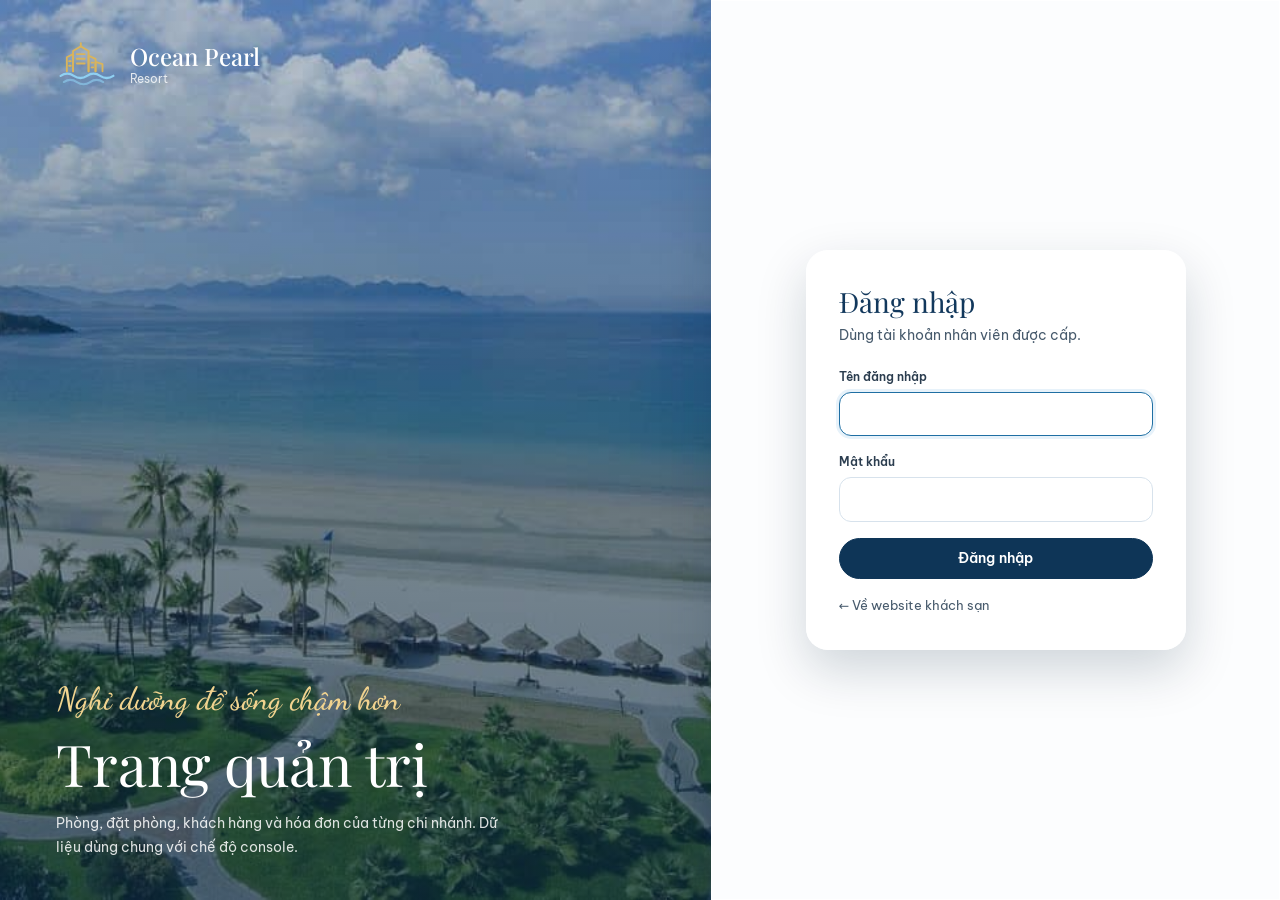
<file: frontend/admin.html>
<!doctype html>
<html lang="vi" data-theme="dashboard">
<head>
  <meta charset="utf-8">
  <meta name="viewport" content="width=device-width, initial-scale=1">
  <title>Quản trị – Ocean Pearl Resort</title>
  <link rel="icon" href="assets/icons/logo-oceanpearl.svg" type="image/svg+xml">
  <!-- Playfair Display (tieu de) + Be Vietnam Pro (menu, bang, nut) - giong phong chu anh mau. Offline dung font he thong. -->
  <link rel="preconnect" href="https://fonts.googleapis.com">
  <link rel="preconnect" href="https://fonts.gstatic.com" crossorigin>
  <link href="https://fonts.googleapis.com/css2?family=Be+Vietnam+Pro:wght@400;500;600;700&family=Playfair+Display:wght@400;500;600&family=Dancing+Script:wght@500;600&display=swap" rel="stylesheet">
  <link rel="stylesheet" href="css/style.css">
  <link rel="stylesheet" href="css/admin.css">
  <link rel="stylesheet" href="css/dashboard.css">
  <link rel="stylesheet" href="css/rooms.css">
  <link rel="stylesheet" href="css/responsive.css">
  <link rel="stylesheet" href="css/oceanpearl.css">
</head>
<body>

  <!-- ============== DANG NHAP: anh bien ben trai, form ben phai ============== -->
  <section id="login-screen" class="login" hidden>
    <div class="login__visual">
      <a class="login__brand" href="index.html">
        <img src="assets/icons/logo-oceanpearl.svg" alt="" width="62" height="50">
        <span><b>Ocean Pearl</b><small>Resort</small></span>
      </a>
      <div class="login__caption">
        <span class="bl-script">Nghỉ dưỡng để sống chậm hơn</span>
        <h1>Trang quản trị</h1>
        <p>Phòng, đặt phòng, khách hàng và hóa đơn của từng chi nhánh. Dữ liệu dùng chung với chế độ console.</p>
      </div>
    </div>
    <div class="login__panel">
      <form id="login-form" class="login__form" novalidate>
        <h2>Đăng nhập</h2>
        <p class="muted">Dùng tài khoản nhân viên được cấp.</p>
        <label class="field"><span>Tên đăng nhập</span><input name="username" autocomplete="username" required></label>
        <label class="field"><span>Mật khẩu</span><input name="password" type="password" autocomplete="current-password" required></label>
        <button class="btn btn--primary btn--block" type="submit">Đăng nhập</button>
        <a class="login__back" href="index.html">← Về website khách sạn</a>
      </form>
    </div>
  </section>

  <!-- ============== KHUNG QUAN TRI: SIDEBAR + KHU NOI DUNG ============== -->
  <div id="app" class="app" hidden>
    <!-- Sidebar (thu gon / mo rong; tren dien thoai la menu truot tu trai) -->
    <aside class="sidebar" id="sidebar" aria-label="Menu quản trị">
      <div class="sidebar__brand">
        <a class="a-brand" href="#/dashboard">
          <img src="assets/icons/logo-oceanpearl.svg" alt="" width="50" height="40">
          <span><b>Ocean Pearl</b><small>Resort</small></span>
        </a>
        <button class="icon-btn sidebar__collapse" id="btn-collapse" type="button" aria-label="Thu gọn menu" title="Thu gọn / mở rộng"></button>
      </div>
      <nav class="sidebar__nav" id="nav" aria-label="Menu chính"></nav>
    </aside>
    <div class="sidebar__backdrop" id="sidebar-backdrop"></div>

    <div class="main">
      <header class="a-header">
        <div class="a-header__row">
          <button class="icon-btn a-burger" id="btn-menu" type="button" aria-label="Mở menu" aria-expanded="false" aria-controls="sidebar"></button>
          <form class="a-search" id="global-search" role="search">
            <span class="a-search__icon" aria-hidden="true"></span>
            <input type="search" placeholder="Tìm mã phòng, khách, phiếu, hóa đơn…" aria-label="Tìm kiếm nhanh" maxlength="40">
          </form>
          <div class="a-header__actions">
            <a class="a-link" href="index.html" target="_blank" rel="noopener">Website</a>
            <div class="dropdown" id="notify">
              <button class="icon-btn" type="button" aria-label="Thông báo" data-toggle></button>
              <span class="badge-dot" hidden></span>
              <div class="dropdown__menu dropdown__menu--wide" data-menu></div>
            </div>
            <div class="dropdown" id="user-menu">
              <button class="user-chip" type="button" data-toggle>
                <span class="avatar" id="user-avatar"></span>
                <span class="user-chip__text"><b id="user-name"></b><small id="user-role"></small></span>
              </button>
              <div class="dropdown__menu" data-menu>
                <div class="dropdown__info" id="user-info"></div>
                <button type="button" class="dropdown__item" data-action="logout">Đăng xuất</button>
              </div>
            </div>
            <a class="btn btn--gold a-cta" href="#/bookings?new=1" data-icon="calendarCheck">Đặt phòng</a>
          </div>
        </div>
      </header>

      <!-- Banner trang -->
      <section class="a-banner">
        <div class="a-container">
          <h1 id="page-title">Dashboard</h1>
          <p id="page-sub"></p>
        </div>
      </section>

      <main class="a-container content" id="content" tabindex="-1"></main>
    </div>
  </div>

  <!-- Modal & toast dung chung -->
  <div class="modal" id="modal" hidden>
    <div class="modal__backdrop" data-close></div>
    <div class="modal__dialog" role="dialog" aria-modal="true" aria-labelledby="modal-title">
      <header class="modal__header">
        <h2 id="modal-title"></h2>
        <button class="icon-btn" type="button" data-close aria-label="Đóng"></button>
      </header>
      <div class="modal__body" id="modal-body"></div>
      <footer class="modal__footer" id="modal-footer"></footer>
    </div>
  </div>
  <div class="toasts" id="toasts" aria-live="polite"></div>

  <!-- Thu tu nap: tien ich chung -> api -> khung -> bieu do -> tung trang -->
  <script src="js/core.js"></script>
  <script src="js/datefield.js"></script>
  <script src="js/api.js"></script>
  <script src="js/app.js"></script>
  <script src="js/charts.js"></script>
  <script src="js/dashboard.js"></script>
  <script src="js/rooms.js"></script>
  <script src="js/customers.js"></script>
  <script src="js/bookings.js"></script>
  <script src="js/services.js"></script>
  <script src="js/staff.js"></script>
  <script src="js/branches.js"></script>
  <script src="js/payments.js"></script>
  <script src="js/reports.js"></script>
  <script src="js/settings.js"></script>
  <script>App.start();</script>
</body>
</html>
</file>
<file: frontend/css/style.css>
/* =====================================================================
   style.css - Nen tang dung chung cho website khach + trang quan tri
   Bang mau chu dao: XANH DA TROI - VANG GOLD - XAM GHI. Anh that cua khach san lam diem nhan.
   Phong cach than thien: chu thuong (khong in hoa toan bo), bo goc mem, khoang trang rong.
   Mau phu doi theo menu qua [data-theme] (--primary-*).
   ===================================================================== */
:root {
  /* Bang mau RESORT: nau espresso (khung) - vang gold (diem nhan) - xanh la nhat (tot/trong) - xanh duong (thong tin) - do (loi) */
  --sky: #3f7ba6;
  --sky-light: #e1eef7;
  --gold: #c9a24a;          /* vang gold: nut "Dat phong", nhan noi bat */
  --gold-dark: #a8822f;
  --graphite: #3d3128;      /* nau espresso: sidebar, chan trang */
  --graphite-dark: #2b221b;
  --band: #6b5642;          /* dai nau am phia sau the phong */
  --accent-soft: #8a6a3f;   /* icon thong so phong */
  --checkbar: #3d3128;      /* thanh kiem tra phong trong */
  --tint: #f6efe3;

  --background: #f6f1e8;    /* nen kem am */
  --surface: #fffdf9;
  --surface-2: #faf6ee;
  --text-color: #3a3129;
  --heading: #2b2218;
  --muted: #7a6e60;
  --border-color: #e7dccb;

  /* Mau trang thai */
  --ok: #2f7d58;      --ok-bg: #e2f1e7;
  --warn: #946600;    --warn-bg: #fbf0d4;
  --info: #25699c;    --info-bg: #e1eef8;
  --danger: #b14340;  --danger-bg: #f8e4e3;
  --purple: #6b5a99;  --purple-bg: #ebe7f5;
  --neutral: #6b6258; --neutral-bg: #efeae1;

  /* Mac dinh (Dashboard): dong bronze */
  --primary-color: #a8742d;
  --primary-light: #f6ead6;
  --primary-dark: #7d5320;
  --on-primary: #ffffff;

  --radius: 12px;
  --radius-sm: 8px;
  --radius-lg: 12px;
  --shadow: 0 4px 18px rgba(60, 40, 20, .08);
  --shadow-pop: 0 22px 50px rgba(40, 28, 16, .26);
  --font: "Be Vietnam Pro", "Segoe UI", system-ui, -apple-system, sans-serif;
  --font-display: "Playfair Display", Georgia, "Times New Roman", serif;
  --container: 1240px;
}

/* ---------- Mau chu dao theo trang (chi doi diem nhan; khung nau - kem giu nguyen) ---------- */
[data-theme="dashboard"] { --primary-color: #a8742d; --primary-light: #f6ead6; --primary-dark: #7d5320; --on-primary: #fff; }
[data-theme="rooms"]     { --primary-color: #4f8a62; --primary-light: #e3f1e8; --primary-dark: #356445; --on-primary: #fff; }
[data-theme="customers"] { --primary-color: #3f7ba6; --primary-light: #e1eef7; --primary-dark: #2c5a7c; --on-primary: #fff; }
[data-theme="bookings"]  { --primary-color: #c08b2c; --primary-light: #faf0d6; --primary-dark: #8a6215; --on-primary: #fff; }
[data-theme="payments"]  { --primary-color: #9a7421; --primary-light: #f8efd3; --primary-dark: #6f5313; --on-primary: #fff; }
[data-theme="services"]  { --primary-color: #8d6240; --primary-light: #f3e9df; --primary-dark: #664529; --on-primary: #fff; }
[data-theme="staff"]     { --primary-color: #5b8696; --primary-light: #e4eef2; --primary-dark: #3f6070; --on-primary: #fff; }
[data-theme="reports"]   { --primary-color: #7a5230; --primary-light: #f1e6da; --primary-dark: #543720; --on-primary: #fff; }
[data-theme="settings"]  { --primary-color: #6b7480; --primary-light: #eceff2; --primary-dark: #4a525b; --on-primary: #fff; }

/* ---------- Co ban ---------- */
*, *::before, *::after { box-sizing: border-box; }
html { -webkit-text-size-adjust: 100%; scroll-behavior: smooth; }
body { margin: 0; font: 400 14px/1.6 var(--font); color: var(--text-color); background: var(--background); font-variant-numeric: tabular-nums; }
h1, h2, h3, h4 { margin: 0; line-height: 1.2; font-family: var(--font-display); font-weight: 500; color: var(--heading); }
p { margin: 0 0 .8em; }
button, input, select, textarea { font: inherit; color: inherit; }
a { color: var(--primary-dark); }
img { max-width: 100%; display: block; }
[hidden] { display: none !important; }
.muted { color: var(--muted); }
.num { text-align: right; white-space: nowrap; }
.strong { font-weight: 600; }
.container { width: 100%; max-width: var(--container); margin: 0 auto; padding: 0 28px; }
.svg-ic { width: 18px; height: 18px; flex: none; stroke: currentColor; fill: none; stroke-width: 1.7; stroke-linecap: round; stroke-linejoin: round; }
:focus-visible { outline: 2px solid var(--primary-color); outline-offset: 2px; }
.caps { }

/* ---------- Tieu de muc (kieu "ROOMS & SUITES ... VIEW ALL") ---------- */
.section-head { display: flex; align-items: center; gap: 16px; margin: 0 0 18px; }
.section-head h2 { font-size: 22px; }
.section-head .muted { font-size: 12.5px; }
.section-head > :last-child:not(:first-child) { margin-left: auto; }

/* ---------- Nut: vuong goc, chu in hoa gian chu ---------- */
.btn {
  display: inline-flex; align-items: center; justify-content: center; gap: 8px;
  padding: 9px 18px; min-height: 38px; border: 1px solid var(--border-color); border-radius: var(--radius);
  background: var(--surface); cursor: pointer; white-space: nowrap; text-decoration: none; color: var(--text-color);
  font-size: 13px; font-weight: 600;
  transition: background .15s, border-color .15s, color .15s;
}
.btn:hover { border-color: #c4ccd3; background: var(--surface-2); }
.btn--primary { background: var(--primary-color); border-color: var(--primary-color); color: var(--on-primary); }
.btn--primary:hover { background: var(--primary-dark); border-color: var(--primary-dark); color: #fff; }
.btn--outline { background: transparent; border-color: #bfc6cd; color: var(--muted); }
.btn--ghost { background: transparent; border-color: transparent; color: var(--primary-dark); }
.btn--ghost:hover { background: var(--primary-light); border-color: transparent; }
.btn--outline:hover { border-color: var(--primary-color); color: var(--primary-dark); background: transparent; }
.btn--ghost-light { background: transparent; border-color: rgba(255, 255, 255, .85); color: #fff; }
.btn--ghost-light:hover { background: rgba(255, 255, 255, .12); border-color: #fff; color: #fff; }
.btn--gold { background: var(--gold); border-color: var(--gold); color: #fff; }
.btn--gold:hover { background: #a3884f; border-color: #a3884f; color: #fff; }
.btn--graphite { background: var(--band); border-color: var(--band); color: #fff; }
.btn--graphite:hover { background: var(--graphite-dark); border-color: var(--graphite-dark); color: #fff; }
.btn--danger { color: var(--danger); border-color: #ecc7c5; }
.btn--danger:hover { background: var(--danger-bg); border-color: var(--danger); }
.btn--danger-solid { background: var(--danger); border-color: var(--danger); color: #fff; }
.btn--sm { padding: 5px 10px; min-height: 30px; font-size: 12px; }
.btn--block { width: 100%; }
.btn[disabled] { opacity: .5; cursor: not-allowed; }
.actions { display: flex; gap: 6px; justify-content: flex-end; flex-wrap: nowrap; }

.icon-btn {
  display: inline-flex; align-items: center; justify-content: center; position: relative;
  width: 38px; height: 38px; border: 0; border-radius: var(--radius); background: none; cursor: pointer; color: inherit;
}
.icon-btn:hover { background: rgba(255, 255, 255, .1); }

.segmented { display: inline-flex; border: 1px solid var(--border-color); background: var(--surface); }
.segmented button { border: 0; background: none; padding: 8px 14px; cursor: pointer; color: var(--muted); font-size: 12px; font-weight: 600; display: inline-flex; gap: 6px; align-items: center; }
.segmented button + button { border-left: 1px solid var(--border-color); }
.segmented button.is-active { background: var(--primary-color); color: var(--on-primary); }

.tabs { display: flex; gap: 2px; border-bottom: 1px solid var(--border-color); margin-bottom: 18px; }
.tabs button { border: 0; background: none; padding: 12px 16px; cursor: pointer; color: var(--muted); font-size: 13px; font-weight: 600; border-bottom: 2px solid transparent; margin-bottom: -1px; }
.tabs button.is-active { color: var(--heading); border-bottom-color: var(--primary-color); }

/* ---------- Form ---------- */
.toolbar { display: flex; flex-wrap: wrap; align-items: center; gap: 10px; margin-bottom: 18px; }
.toolbar .spacer { flex: 1; }
.input, .select { padding: 9px 12px; border: 1px solid var(--border-color); border-radius: var(--radius); background: var(--surface); min-height: 40px; }
.input:focus, .select:focus { outline: none; border-color: var(--primary-color); box-shadow: 0 0 0 3px var(--primary-light); }
.input--search { min-width: 260px; }
.field { display: flex; flex-direction: column; gap: 6px; }
.field > span { font-size: 12px; font-weight: 600; color: var(--muted); }
.field input, .field select, .field textarea { padding: 10px 12px; border: 1px solid var(--border-color); border-radius: var(--radius); background: var(--surface); min-height: 42px; }
.field input:focus, .field select:focus, .field textarea:focus { outline: none; border-color: var(--primary-color); box-shadow: 0 0 0 3px var(--primary-light); }
.field.is-invalid input, .field.is-invalid select { border-color: var(--danger); }
.field__error { color: var(--danger); font-size: 12px; }
.field--check { display: grid; grid-template-columns: auto 1fr; align-items: start; gap: 4px 10px; }
.field--check input { margin: 3px 0 0; }
.field--check .field__error { grid-column: 1 / -1; }
.field--check > span, .field--check { text-transform: none; letter-spacing: 0; font-size: 13.5px; color: var(--text-color); font-weight: 500; }
.form-grid { display: grid; grid-template-columns: repeat(2, minmax(0, 1fr)); gap: 14px 16px; }
.form-grid .full { grid-column: 1 / -1; }
.form-section { grid-column: 1 / -1; margin: 8px 0 -4px; font: 500 16px/1.2 var(--font-display); color: var(--primary-dark); }

/* ---------- Panel / bang ---------- */
.panel { background: var(--surface); border: 1px solid var(--border-color); border-radius: var(--radius); box-shadow: var(--shadow); }
.panel__head { display: flex; align-items: center; gap: 12px; padding: 18px 20px 0; }
.panel__head h2 { font-size: 17px; }
.panel__head .muted { font-size: 12px; }
.panel__head > :last-child:not(:first-child) { margin-left: auto; }
.panel__body { padding: 16px 20px 20px; }
.grid { display: grid; gap: 20px; }
.grid--2-1 { grid-template-columns: 2fr 1fr; }
.grid--1-1 { grid-template-columns: 1fr 1fr; }
.stack { display: flex; flex-direction: column; gap: 20px; }

.table-wrap { overflow-x: auto; display: flex; flex-direction: column; align-items: center; width: 100%; }
.table { width: max-content; min-width: min(100%, 760px); max-width: 100%; margin-inline: auto; border-collapse: collapse; }
.table th, .table td { padding: 12px 14px; border-bottom: 1px solid #efe6d6; text-align: center; vertical-align: middle; }
.table th { font-size: 12px; font-weight: 600; color: var(--muted); background: var(--surface-2); white-space: nowrap; }
.table th.sortable { cursor: pointer; user-select: none; }
.table th.sortable:hover, .table th.is-sorted { color: var(--primary-dark); }
.table th .sort { opacity: .45; margin-left: 4px; }
.table td .sub { text-align: center; }
.table td .actions { justify-content: center; }
.table th.is-sorted .sort { opacity: 1; }
.table tbody tr:hover { background: #fbf6ec; }
.table tbody tr:last-child td { border-bottom: 0; }
.table .sub { display: block; color: var(--muted); font-size: 12px; }
.table-empty { padding: 36px 16px; text-align: center; color: var(--muted); }
.pager { display: flex; align-items: center; gap: 6px; padding: 12px 16px; border-top: 1px solid #efe6d6; font-size: 12.5px; color: var(--muted); }
.pager .spacer { flex: 1; }
.pager button { min-width: 32px; height: 30px; border: 1px solid var(--border-color); border-radius: var(--radius); background: var(--surface); cursor: pointer; }
.pager button.is-active { background: var(--primary-color); border-color: var(--primary-color); color: var(--on-primary); }
.pager button[disabled] { opacity: .4; cursor: default; }

/* ---------- Nhan trang thai (in hoa) ---------- */
.badge { display: inline-block; padding: 3px 9px; border-radius: var(--radius); font-size: 12px; font-weight: 600; white-space: nowrap; }
.badge--ok { color: var(--ok); background: var(--ok-bg); }
.badge--warn { color: var(--warn); background: var(--warn-bg); }
.badge--info { color: var(--info); background: var(--info-bg); }
.badge--danger { color: var(--danger); background: var(--danger-bg); }
.badge--purple { color: var(--purple); background: var(--purple-bg); }
.badge--neutral { color: var(--neutral); background: var(--neutral-bg); }
.tag { display: inline-block; padding: 2px 8px; background: var(--primary-light); color: var(--primary-dark); font-size: 13px; font-weight: 600; border-radius: var(--radius); }

/* ---------- Thanh "Kiem tra phong trong" (kieu Flawless / Xenia) ---------- */
.check-bar { display: grid; grid-template-columns: 220px repeat(4, minmax(0, 1fr)) 170px; background: var(--checkbar); color: #e9e4dc; box-shadow: var(--shadow-pop); }
.check-bar__label { display: flex; align-items: center; padding: 18px 26px; background: var(--gold); color: #fff; font: 500 21px/1.15 var(--font-display); }
.check-bar label { display: flex; flex-direction: column; justify-content: center; gap: 6px; padding: 14px 16px; }
.check-bar label span { font-size: 12px; color: #a9a196; }
.check-bar input, .check-bar select { width: 100%; padding: 9px 10px; border: 1px solid #3c3843; border-radius: var(--radius); background: #2f2b35; color: #fff; color-scheme: dark; min-height: 40px; }
.check-bar input:focus, .check-bar select:focus { outline: none; border-color: var(--gold); }
.check-bar button { margin: 14px 16px 14px 0; align-self: end; min-height: 40px; }

/* ---------- The phong (kieu Eagle: anh tren, than trang, gia ben phai) ---------- */
.room-band { position: relative; padding: 4px 0 34px; background: linear-gradient(to bottom, transparent 0, transparent 46%, var(--band) 46%, var(--band) 100%); }
.room-grid { display: grid; grid-template-columns: repeat(auto-fill, minmax(260px, 1fr)); gap: 22px; }
.room-card { display: flex; flex-direction: column; background: var(--surface); box-shadow: 0 6px 22px rgba(30, 40, 50, .14); }
.room-card__img { position: relative; aspect-ratio: 4 / 2.9; background-color: #b69a7c; background-size: cover; background-position: center; }
.room-card__img .badge { position: absolute; left: 12px; top: 12px; box-shadow: 0 2px 6px rgba(0, 0, 0, .15); }
.room-card__body { padding: 18px 18px 16px; display: flex; flex-direction: column; flex: 1; }
.room-card__title { font-size: 19px; color: var(--band); }
.room-card__desc { margin: 6px 0 12px; color: var(--muted); font-size: 12.5px; line-height: 1.55; }
.room-card__specs { list-style: none; margin: 0 0 14px; padding: 0; display: flex; flex-direction: column; gap: 6px; font-size: 12.5px; color: #4c545c; }
.room-card__specs li { display: flex; gap: 8px; align-items: center; }
.room-card__specs .svg-ic { width: 15px; height: 15px; color: var(--accent-soft); }
.room-card__foot { display: flex; align-items: center; gap: 8px; margin-top: auto; }
.room-card__price { margin-left: auto; font-size: 13px; color: #4c545c; white-space: nowrap; }
.room-card__price b { font-size: 15px; color: var(--heading); }

/* ---------- Modal ---------- */
.modal { position: fixed; inset: 0; z-index: 100; display: grid; place-items: center; padding: 20px; }
.modal__backdrop { position: absolute; inset: 0; background: rgba(30, 36, 42, .55); }
.modal__dialog { position: relative; width: min(560px, 100%); max-height: calc(100vh - 40px); display: flex; flex-direction: column; background: var(--surface); border-radius: var(--radius); box-shadow: var(--shadow-pop); border-top: 3px solid var(--primary-color); animation: pop .16s ease-out; }
.modal--lg .modal__dialog { width: min(840px, 100%); }
.modal--xl .modal__dialog { width: min(1100px, 100%); }
.modal__header { display: flex; align-items: center; gap: 12px; padding: 18px 24px; border-bottom: 1px solid var(--border-color); }
.modal__header h2 { font-size: 21px; }
.modal__header .icon-btn { margin-left: auto; color: var(--muted); }
.modal__header .icon-btn:hover { background: var(--surface-2); }
.modal__body { padding: 20px 24px; overflow: auto; }
.modal__footer { display: flex; justify-content: flex-end; gap: 10px; padding: 14px 24px; border-top: 1px solid var(--border-color); background: var(--surface-2); }
.modal__footer:empty { display: none; }
@keyframes pop { from { transform: translateY(8px); opacity: 0; } to { transform: none; opacity: 1; } }

/* ---------- Toast ---------- */
.toasts { position: fixed; right: 20px; bottom: 20px; z-index: 200; display: flex; flex-direction: column; gap: 10px; }
.toast { width: min(360px, calc(100vw - 40px)); padding: 12px 16px; background: var(--surface); border-radius: var(--radius); box-shadow: var(--shadow-pop); border-left: 4px solid var(--ok); animation: pop .18s ease-out; }
.toast--error { border-left-color: var(--danger); }
.toast--info { border-left-color: var(--info); }
.toast b { display: block; font-size: 12px; }
.toast p { margin: 2px 0 0; color: var(--muted); font-size: 13px; white-space: pre-line; }

/* ---------- Chi tiet & hoa don ---------- */
.detail-list { display: grid; grid-template-columns: 150px 1fr; gap: 8px 16px; margin: 0; }
.detail-list dt { color: var(--muted); font-size: 12.5px; }
.detail-list dd { margin: 0; font-weight: 500; }
.section-title { font: 500 16px/1.2 var(--font-display); margin: 22px 0 10px; }
.loading, .empty-state { padding: 40px; text-align: center; color: var(--muted); }
.invoice { border: 1px solid var(--border-color); }
.invoice__head { display: flex; justify-content: space-between; gap: 16px; padding: 16px 18px; background: var(--surface-2); border-bottom: 1px solid var(--border-color); }
.invoice__head h3 { font-size: 21px; }
.invoice__block { padding: 14px 18px; border-bottom: 1px solid var(--border-color); }
.invoice__line { display: flex; justify-content: space-between; gap: 12px; padding: 3px 0; }
.invoice__line--big { font-size: 15px; font-weight: 600; }
.invoice__line--sub { color: var(--muted); font-size: 12.5px; padding-left: 14px; }
.invoice__total { display: flex; justify-content: space-between; padding: 14px 18px; background: var(--primary-light); color: var(--primary-dark); font-size: 18px; font-weight: 700; }
.chip-room { color: var(--band); }
.chip-service { color: #b9527a; }
.trend-up { color: var(--ok); font-weight: 600; }
.trend-down { color: var(--danger); font-weight: 600; }

/* ---------- Than thien hon: bo goc theo cap bac (the 12px, nut/o nhap 8px, nhan tron) ---------- */
.btn, .input, .select, .field input, .field select, .field textarea, .segmented, .pager button,
.check-bar input, .check-bar select { border-radius: var(--radius-sm); }
.segmented { overflow: hidden; }
.btn { font-weight: 600; font-size: 13.5px; letter-spacing: .01em; }
.btn--sm { font-size: 12.5px; }
.btn--gold:hover { background: var(--gold-dark); border-color: var(--gold-dark); }
.badge { border-radius: 999px; padding: 3px 10px; font-weight: 600; }
.tag { border-radius: 999px; }
.panel, .room-card, .modal__dialog, .toast, .invoice, .check-bar { border-radius: var(--radius); overflow: hidden; }
.modal__dialog { border-top: 0; }
.modal__header { border-top: 4px solid var(--primary-color); }
.check-bar__label { border-radius: var(--radius) 0 0 var(--radius); }
.room-card { box-shadow: 0 8px 28px rgba(30, 40, 50, .14); }
.field > span { color: #4c545c; font-weight: 500; }
.table th { font-weight: 600; color: #5d666e; }
.stat { border-radius: var(--radius); }
.progress__track, .progress__fill, .bar-row__track, .bar-row__fill { border-radius: 999px; }
.g-svc, .g-branch, .g-intro__img, .g-success__code, .login__form { border-radius: var(--radius); overflow: hidden; }
.g-svc__img h3 { border-top-right-radius: var(--radius-sm); }
.room-pick label, .svc-row, .g-svc-pick label, .suggest, .dropdown__menu { border-radius: var(--radius-sm); }
.dropdown__menu { overflow: hidden; }
.field input[type="checkbox"] { width: 18px; height: 18px; min-height: 0; padding: 0; border: 0; box-shadow: none; accent-color: var(--primary-color); }

/* ---------- Danh sách nhân viên (Admin + User) ---------- */
.page--staff {
  max-width: 1200px;
  margin-inline: auto;
  width: 100%;
}
.toolbar--staff {
  flex-wrap: wrap;
  gap: 10px;
  margin-bottom: 16px;
}
.toolbar--staff .st-scope {
  font-size: 13.5px;
  align-self: center;
}
.panel--staff-table {
  width: 100%;
  overflow: hidden;
}
.panel__head--staff {
  padding: 18px 22px 8px;
  border-bottom: 1px solid #edf1f4;
}
.panel__head--staff h2 {
  margin: 0 0 2px;
  font-size: 18px;
  color: var(--primary-dark, #0e3557);
}
.panel__body--table {
  padding: 0 8px 12px;
}
.panel--staff-table .table-wrap {
  width: 100%;
  display: block;
  overflow-x: auto;
}
.panel--staff-table .table {
  width: 100%;
  min-width: 720px;
  max-width: none;
  margin: 0;
  table-layout: fixed;
}
.panel--staff-table .table th,
.panel--staff-table .table td {
  padding: 14px 16px;
  text-align: left;
  vertical-align: middle;
  border-bottom: 1px solid #e8eef3;
  white-space: nowrap;
}
.panel--staff-table .table td:not(:last-child) {
  overflow: hidden;
  text-overflow: ellipsis;
}
.panel--staff-table .table td:last-child {
  overflow: visible;
}
.panel--staff-table .table th {
  background: #eef4f8;
  color: #1e3a4c;
  font-size: 12.5px;
  font-weight: 700;
  letter-spacing: 0.02em;
  text-transform: none;
}
.panel--staff-table .table th.num,
.panel--staff-table .table td.num {
  text-align: right;
}
.panel--staff-table .table tbody tr:hover {
  background: #f5fafc;
}
.panel--staff-table .table col,
.panel--staff-table .table th:nth-child(1),
.panel--staff-table .table td:nth-child(1) { width: 12%; }
.panel--staff-table .table th:nth-child(2),
.panel--staff-table .table td:nth-child(2) { width: 26%; }
.panel--staff-table .table th:nth-child(3),
.panel--staff-table .table td:nth-child(3) { width: 18%; }
.panel--staff-table .table th:nth-child(4),
.panel--staff-table .table td:nth-child(4) { width: 18%; }
.panel--staff-table .table th:nth-child(5),
.panel--staff-table .table td:nth-child(5) { width: 26%; }

.st-ma { color: #0e3557; font-weight: 700; letter-spacing: 0.02em; }
.st-name { font-weight: 500; color: #243447; }
.st-role { color: #3d5a6c; }
.st-salary { font-variant-numeric: tabular-nums; color: #9a7224; font-weight: 600; }

.actions--staff {
  display: inline-flex;
  align-items: center;
  justify-content: flex-end;
  gap: 8px;
  flex-wrap: nowrap;
  min-height: 34px;
}
.btn-icon {
  display: inline-grid;
  place-items: center;
  width: 34px;
  height: 34px;
  padding: 0;
  border-radius: 999px;
  border: 1px solid #d5dee6;
  background: #fff;
  color: #3d5a6c;
  cursor: pointer;
  transition: background .15s ease, border-color .15s ease, color .15s ease, box-shadow .15s ease;
}
.btn-icon:hover {
  background: #eef6fb;
  border-color: #9bb8c9;
  color: #0e3557;
  box-shadow: 0 2px 8px rgba(14, 53, 87, .1);
}
.btn-icon .svg-ic { width: 16px; height: 16px; }
.btn--outline-danger {
  background: transparent;
  border: 1px solid #e8a0a0;
  color: #b42318;
  border-radius: 999px;
  padding: 6px 12px;
  min-height: 34px;
  font-size: 12.5px;
  font-weight: 600;
  white-space: nowrap;
}
.btn--outline-danger:hover {
  background: #fdeaea;
  border-color: #d4544a;
  color: #912018;
}

@media (max-width: 900px) {
  .panel--staff-table .table {
    min-width: 640px;
  }
  .toolbar--staff .select,
  .toolbar--staff .input--search {
    min-width: 0;
    flex: 1 1 140px;
  }
}
</file>
<file: frontend/css/admin.css>
/* =====================================================================
   admin.css - Khung trang quan tri (admin.html)
   Header navy 2 tang + menu ngang co icon (anh Xenia / Mona Beach), banner bien moi trang,
   noi dung tren nen kem. Mau menu dang chon (--primary-color) chi doi gach chan, icon, nut, badge...
   con header, nen, chu giu nguyen -> giao dien thong nhat.
   ===================================================================== */
.a-container { width: 100%; max-width: 1360px; margin: 0 auto; padding: 0 28px; }

/* ---------- Bo cuc: sidebar co dinh ben trai + khu noi dung ---------- */
:root { --sidebar-w: 268px; --sidebar-w-collapsed: 74px; }
.app { min-height: 100vh; }
.sidebar {
  position: fixed; inset: 0 auto 0 0; z-index: 60; width: var(--sidebar-w); display: flex; flex-direction: column;
  background: linear-gradient(180deg, #3d3128 0%, #2f261f 100%); color: #e9dfd2; transition: width .2s ease, transform .2s ease;
  box-shadow: 4px 0 18px rgba(30, 20, 10, .18);
}
.main { margin-left: var(--sidebar-w); min-width: 0; transition: margin-left .2s ease; }
.app.is-collapsed .sidebar { width: var(--sidebar-w-collapsed); }
.app.is-collapsed .main { margin-left: var(--sidebar-w-collapsed); }
.sidebar__brand { display: flex; align-items: center; justify-content: space-between; gap: 6px; height: 68px; padding: 0 14px 0 18px; border-bottom: 1px solid rgba(255, 255, 255, .08); flex: none; }
.sidebar__collapse { color: #cdbfae; width: 32px; height: 32px; flex: none; }
.sidebar__collapse:hover { background: rgba(255, 255, 255, .1); color: #fff; }
.a-brand { display: inline-flex; align-items: center; gap: 11px; color: #fff; text-decoration: none; min-width: 0; }
.a-brand img { flex: none; }
.a-brand span { display: flex; flex-direction: column; line-height: 1.05; min-width: 0; }
.a-brand b { font: 500 20px/1 var(--font-display); white-space: nowrap; }
.a-brand small { margin-top: 4px; font-size: 11px; color: #bba98f; white-space: nowrap; }
.sidebar__nav { flex: 1; overflow-y: auto; padding: 8px 18px 16px; scrollbar-width: thin; scrollbar-color: #5b4a3b transparent; }
.nav-group { margin-top: 14px; }
.nav-group__title { padding: 0 10px 6px; font-size: 11px; font-weight: 600; letter-spacing: .09em; text-transform: uppercase; color: #a8957b; white-space: nowrap; overflow: hidden; }
.nav-group--bottom { margin-top: 18px; padding-top: 10px; border-top: 1px solid rgba(255, 255, 255, .08); }
.nav-item {
  position: relative; display: flex; align-items: center; gap: 12px; width: 100%; min-height: 40px; padding: 0 12px; margin-bottom: 2px;
  color: #d9ccba; text-decoration: none; white-space: nowrap; border: 0; background: none; cursor: pointer; border-radius: 10px;
  font-size: 13.5px; font-weight: 500; text-align: left; overflow: hidden;
}
.nav-item .svg-ic { width: 18px; height: 18px; flex: none; color: #b39d80; }
.nav-item span { overflow: hidden; text-overflow: ellipsis; }
.nav-item:hover { background: rgba(255, 255, 255, .07); color: #fff; }
.nav-item:hover .svg-ic { color: #e3cfae; }
/* Muc dang chon: nen vang gold nhat + vach vang ben trai */
.nav-item.is-active { background: linear-gradient(90deg, rgba(201, 162, 74, .28), rgba(201, 162, 74, .12)); color: #fff; font-weight: 600; }
.nav-item.is-active::before { content: ""; position: absolute; left: 0; top: 8px; bottom: 8px; width: 3px; border-radius: 0 3px 3px 0; background: var(--gold); }
.nav-item.is-active .svg-ic { color: var(--gold); }
.nav-item--logout { color: #e9a9a3; }
.nav-item--logout .svg-ic { color: #e08c85; }
.nav-item--logout:hover { background: rgba(177, 67, 64, .25); color: #fff; }
/* Thu gon: chi con icon (co title de hien ten khi re chuot) */
.app.is-collapsed .sidebar__brand { padding: 0; justify-content: center; flex-direction: column; height: auto; gap: 2px; padding: 10px 0; }
.app.is-collapsed .a-brand span, .app.is-collapsed .nav-item span { display: none; }
.app.is-collapsed .nav-group__title { height: 1px; padding: 0; margin: 4px 14px 8px; background: rgba(255, 255, 255, .1); font-size: 0; }
.app.is-collapsed .nav-item { justify-content: center; padding: 0; }
.app.is-collapsed .sidebar__nav { padding: 4px 10px 16px; }
.sidebar__backdrop { display: none; }

/* ---------- Thanh tren ---------- */
.a-header { position: sticky; top: 0; z-index: 50; background: var(--surface); border-bottom: 1px solid var(--border-color); box-shadow: 0 2px 10px rgba(60, 40, 20, .06); }
.a-header__row { display: flex; align-items: center; gap: 16px; height: 64px; padding: 0 28px; }
.a-burger { display: none; color: var(--heading); }
.a-burger:hover { background: var(--surface-2); }
.a-search { position: relative; flex: 1; max-width: 460px; }
.a-search input { width: 100%; height: 40px; padding: 0 14px 0 38px; border: 1px solid var(--border-color); border-radius: var(--radius); background: var(--surface-2); color: var(--text-color); }
.a-search input::placeholder { color: #a39682; }
.a-search input:focus { outline: none; border-color: var(--primary-color); background: #fff; box-shadow: 0 0 0 3px var(--primary-light); }
.a-search__icon { position: absolute; left: 12px; top: 50%; transform: translateY(-50%); color: #a39682; display: flex; }
.a-header__actions { display: flex; align-items: center; gap: 6px; margin-left: auto; }
.a-link { color: var(--muted); text-decoration: none; font-size: 12.5px; font-weight: 600; padding: 8px 10px; }
.a-link:hover { color: var(--primary-dark); }
.a-cta { margin-left: 8px; }

.user-chip { display: flex; align-items: center; gap: 10px; padding: 4px 8px 4px 4px; border: 0; border-radius: var(--radius); background: none; color: var(--heading); cursor: pointer; }
.user-chip:hover { background: var(--surface-2); }
.user-chip__text { display: flex; flex-direction: column; text-align: left; line-height: 1.2; }
.user-chip__text b { font-size: 13px; font-weight: 600; }
.user-chip__text small { font-size: 12px; color: var(--muted); }
.avatar { width: 34px; height: 34px; display: grid; place-items: center; border-radius: 50%; background: var(--primary-color); color: var(--on-primary); font-size: 12px; font-weight: 700; }

/* ---------- Banner tieu de trang ---------- */
.a-banner {
  position: relative; color: #fff;
  background-image: linear-gradient(90deg, rgba(43, 32, 24, .8) 0%, rgba(43, 32, 24, .5) 55%, rgba(43, 32, 24, .12) 100%),
    url("../assets/images/banner-new.jpg");
  background-size: cover; background-position: center 62%;
  border-bottom: 3px solid var(--primary-color);
}
.a-banner .a-container { padding-top: 34px; padding-bottom: 34px; }
.a-banner h1 { color: #fff; font-size: 34px; font-weight: 400; }
.a-banner p { margin: 6px 0 0; color: rgba(255, 255, 255, .82); font-size: 13.5px; }

.content { padding-top: 28px; padding-bottom: 48px; }
.content:focus { outline: none; }

/* ---------- Dropdown thong bao / tai khoan ---------- */
.dropdown { position: relative; }
.dropdown .icon-btn { color: var(--heading); }
.dropdown .icon-btn:hover { background: var(--surface-2); }
.badge-dot { position: absolute; top: 3px; right: 2px; min-width: 17px; height: 17px; padding: 0 4px; border-radius: 9px; background: var(--danger); color: #fff; font-size: 10px; font-weight: 700; display: grid; place-items: center; pointer-events: none; }
.dropdown__menu { position: absolute; right: 0; top: calc(100% + 8px); z-index: 70; min-width: 220px; background: var(--surface); color: var(--text-color); border-top: 3px solid var(--primary-color); box-shadow: var(--shadow-pop); display: none; }
.dropdown__menu--wide { width: 330px; }
.dropdown.is-open .dropdown__menu { display: block; }
.dropdown__info { padding: 14px 16px; border-bottom: 1px solid var(--border-color); font-size: 13px; }
.dropdown__item { display: block; width: 100%; padding: 12px 16px; border: 0; background: none; text-align: left; cursor: pointer; font-size: 13px; font-weight: 600; }
.dropdown__item:hover { background: var(--surface-2); color: var(--danger); }
.notify-item { display: flex; gap: 10px; align-items: flex-start; padding: 12px 16px; border-bottom: 1px solid var(--border-color); font-size: 13px; }
.notify-item:hover { background: var(--surface-2); }
.notify-item i { width: 8px; height: 8px; border-radius: 50%; margin-top: 6px; flex: none; }

/* ---------- Dang nhap ---------- */
.login { min-height: 100vh; display: grid; grid-template-columns: 1.25fr 1fr; background: var(--background); }
.login__visual {
  display: flex; flex-direction: column; justify-content: space-between; padding: 40px 56px; color: #fff;
  background-image: linear-gradient(180deg, rgba(43, 32, 24, .25), rgba(43, 32, 24, .72)), url("../assets/images/banner-new.jpg");
  background-size: cover; background-position: center;
}
.login__brand { display: inline-flex; align-items: center; gap: 12px; color: #fff; text-decoration: none; }
.login__brand span { display: flex; flex-direction: column; line-height: 1.05; }
.login__brand b { font: 500 24px/1 var(--font-display); }
.login__brand small { margin-top: 5px; font-size: 11.5px; opacity: .8; }
.login__caption h1 { color: #fff; font-size: clamp(36px, 4.5vw, 58px); font-weight: 400; }
.login__caption p { max-width: 460px; margin: 14px 0 0; color: rgba(255, 255, 255, .85); line-height: 1.7; }
.login__panel { display: grid; place-items: center; padding: 40px 28px; }
.login__form { width: min(380px, 100%); display: flex; flex-direction: column; gap: 16px; background: var(--surface); padding: 34px 32px; border-top: 3px solid var(--primary-color); box-shadow: var(--shadow); }
.login__form h2 { font-size: 28px; font-weight: 400; }
.login__form > p { margin: -10px 0 4px; }
.login__hint { margin: 0; font-size: 12.5px; color: var(--muted); }
.login__back { font-size: 12.5px; color: var(--muted); text-decoration: none; }
.login__back:hover { color: var(--primary-dark); }
</file>
<file: frontend/css/dashboard.css>
/* =====================================================================
   dashboard.css - The so lieu, bieu do, thanh tien do, hoat dong, bao cao
   ===================================================================== */

/* The so lieu: vien tren 3px theo mau menu, so lon, nhan in hoa nho */
.stats { display: grid; grid-template-columns: repeat(4, minmax(0, 1fr)); gap: 20px; margin-bottom: 22px; }
.stat { position: relative; padding: 18px 20px 16px; background: var(--surface); border: 1px solid var(--border-color); border-top: 3px solid var(--primary-color); box-shadow: var(--shadow); }
.stat__top { display: flex; align-items: center; justify-content: space-between; gap: 10px; color: var(--muted); font-size: 12px; font-weight: 600; }
.stat__icon { width: 36px; height: 36px; flex: none; display: grid; place-items: center; background: var(--primary-light); color: var(--primary-dark); }
.stat__value { margin-top: 10px; font: 500 30px/1.1 var(--font-display); color: var(--heading); }
.stat__value small { font: 600 13px var(--font); color: var(--muted); margin-left: 4px; }
.stat__foot { margin-top: 6px; font-size: 12.5px; color: var(--muted); }
/* The noi bat (doanh thu thang): nen mau menu */
.stat--accent { background: var(--primary-color); border-color: var(--primary-color); border-top-color: var(--primary-dark); color: var(--on-primary); }
.stat--accent .stat__value { color: inherit; }
.stat--accent .stat__top, .stat--accent .stat__foot, .stat--accent .stat__value small { color: inherit; opacity: .85; }
.stat--accent .stat__icon { background: rgba(255, 255, 255, .18); color: inherit; }
.stat--accent .trend-up, .stat--accent .trend-down { color: inherit; }

/* Thanh kiem tra phong trong tren dashboard */
.content > .page > .check-bar:first-child, .dash-check { margin-bottom: 24px; }

/* Bieu do canvas */
.chart { position: relative; width: 100%; }
.chart canvas { display: block; width: 100%; }
.chart-tip { position: absolute; pointer-events: none; padding: 6px 10px; background: var(--graphite-dark); color: #fff; font-size: 12px; white-space: nowrap; transform: translate(-50%, -110%); opacity: 0; transition: opacity .1s; }
.legend { display: flex; flex-direction: column; gap: 8px; margin-top: 14px; font-size: 13px; }
.legend__item { display: flex; align-items: center; gap: 8px; }
.legend__item i { width: 10px; height: 10px; flex: none; }
.legend__item b { margin-left: auto; font-weight: 600; }
.donut-wrap { display: grid; grid-template-columns: 170px 1fr; gap: 18px; align-items: center; }

/* Thanh tien do "Tinh trang phong" */
.progress-list { display: flex; flex-direction: column; gap: 14px; }
.progress__head { display: flex; justify-content: space-between; gap: 10px; margin-bottom: 6px; font-size: 12.5px; }
.progress__head span { font-weight: 600; font-size: 12px; color: #4c545c; }
.progress__track { height: 8px; background: #efe6d6; overflow: hidden; }
.progress__fill { height: 100%; background: var(--primary-color); transition: width .5s ease; }
.progress--main .progress__track { height: 12px; }
.progress--main .progress__head b { font: 500 22px/1 var(--font-display); color: var(--primary-dark); }

/* Hoat dong gan day */
.timeline { list-style: none; margin: 0; padding: 0; }
.timeline li { position: relative; display: flex; gap: 12px; padding: 0 0 16px; }
.timeline li:last-child { padding-bottom: 0; }
.timeline li::before { content: ""; position: absolute; left: 4px; top: 14px; bottom: 0; width: 1px; background: var(--border-color); }
.timeline li:last-child::before { display: none; }
.timeline i { width: 9px; height: 9px; margin-top: 6px; flex: none; }
.timeline p { margin: 0; }
.timeline small { color: var(--muted); }

/* Bao cao */
.report-head { display: flex; flex-wrap: wrap; align-items: center; gap: 12px; margin-bottom: 20px; }
.bar-list { display: flex; flex-direction: column; gap: 10px; }
.bar-row { display: grid; grid-template-columns: 150px 1fr 120px; gap: 12px; align-items: center; font-size: 13px; }
.bar-row__track { height: 12px; background: var(--surface-2); overflow: hidden; }
.bar-row__fill { height: 100%; }

/* ---------- The thong ke nhieu mau (moi chi so mot tone, co he thong) ---------- */
.stat--green  { --c: #4f8a62; --c-bg: #e3f1e8; --c-dark: #356445; }
.stat--gold   { --c: #c08b2c; --c-bg: #faf0d6; --c-dark: #8a6215; }
.stat--brown  { --c: #8d6240; --c-bg: #f3e9df; --c-dark: #664529; }
.stat--blue   { --c: #3f7ba6; --c-bg: #e1eef7; --c-dark: #2c5a7c; }
.stat--red    { --c: #b5483f; --c-bg: #f8e4e3; --c-dark: #8a2f28; }
.stat--teal   { --c: #3f8a86; --c-bg: #e0f0ee; --c-dark: #2b6561; }
.stat--green, .stat--gold, .stat--brown, .stat--blue, .stat--red, .stat--teal { border-top-color: var(--c); }
.stat--green .stat__icon, .stat--gold .stat__icon, .stat--brown .stat__icon, .stat--blue .stat__icon, .stat--red .stat__icon, .stat--teal .stat__icon { background: var(--c-bg); color: var(--c-dark); }
.stat--green .stat__value, .stat--gold .stat__value, .stat--brown .stat__value, .stat--blue .stat__value, .stat--red .stat__value, .stat--teal .stat__value { color: var(--c-dark); }
.stat--accent.stat--brown { background: var(--c); border-color: var(--c); }
.stat--accent.stat--brown .stat__value { color: #fff; }

/* Canh bao khach o qua han */
.alert { display: flex; gap: 12px; align-items: flex-start; padding: 12px 16px; margin-bottom: 18px; border-radius: var(--radius); border: 1px solid; font-size: 13.5px; }
.alert--danger { background: var(--danger-bg); border-color: #e8bcb9; color: #7d2a26; }
.alert--warn { background: var(--warn-bg); border-color: #ead49a; color: #6b4a00; }
.alert a { color: inherit; font-weight: 600; }

/* Thong ke theo chi nhanh */
.branch-grid { display: grid; grid-template-columns: repeat(auto-fit, minmax(300px, 1fr)); gap: 20px; margin-bottom: 18px; }
.branch-card { padding: 18px 20px; background: var(--surface); border: 1px solid var(--border-color); border-left: 5px solid var(--bc, var(--primary-color)); border-radius: var(--radius); box-shadow: var(--shadow); }
.branch-card h3 { font-size: 19px; margin-bottom: 4px; }
.branch-card__rev { font: 500 24px/1.2 var(--font-display); color: var(--bc, var(--primary-dark)); margin: 6px 0 12px; }
.branch-bar { display: flex; height: 12px; border-radius: 999px; overflow: hidden; background: #efe6d6; margin: 10px 0 8px; }
.branch-bar i { display: block; height: 100%; }
.branch-legend { display: flex; flex-wrap: wrap; gap: 6px 14px; font-size: 12.5px; color: var(--muted); }
.branch-legend span::before { content: ""; display: inline-block; width: 9px; height: 9px; border-radius: 50%; margin-right: 6px; background: var(--dot); }
</file>
<file: frontend/css/rooms.css>
/* =====================================================================
   rooms.css - The phong trang quan tri (kieu Eagle: anh + than trang + dai nau),
   lich dat phong va form dat phong
   ===================================================================== */

/* The phong quan tri: dung .room-card cua style.css, them so phong + nhan trang thai tren anh */
.room-band--admin { padding: 0 0 26px; background: linear-gradient(to bottom, transparent 0, transparent 120px, var(--band) 120px); margin: 0 -28px; padding-left: 28px; padding-right: 28px; }
.room-band--admin .room-grid { grid-template-columns: repeat(4, minmax(0, 1fr)); gap: 20px; }
.room-card__img .room-card__no { position: absolute; right: 12px; bottom: 10px; color: #fff; font: 500 34px/1 var(--font-display); text-shadow: 0 2px 10px rgba(0, 0, 0, .35); }
.room-card__meta { font-size: 12px; color: var(--muted); margin-top: 4px; }
.room-card__guest { min-height: 20px; margin: 4px 0 12px; font-size: 12.5px; color: #4c545c; }
.room-card--admin .room-card__body { padding: 16px; }
.room-card--admin .room-card__title { font-size: 17px; }
.room-card--admin .room-card__foot { flex-wrap: nowrap; gap: 6px; padding-top: 12px; border-top: 1px solid var(--border-color); }
.room-card--admin .room-card__foot .btn { flex: none; padding: 5px 8px; }
.room-card--admin .room-card__foot .btn:nth-child(2) { flex: 1; }

/* Lich dat phong: hang = phong, cot = ngay */
.calendar { overflow-x: auto; }
.calendar__grid { display: grid; min-width: 900px; font-size: 12.5px; }
.calendar__cell { height: 44px; border-right: 1px solid var(--border-color); border-bottom: 1px solid var(--border-color); position: relative; }
.calendar__head { height: 50px; display: flex; flex-direction: column; align-items: center; justify-content: center; background: var(--surface-2); color: var(--muted); font-size: 12px; }
.calendar__head b { color: var(--text-color); font-size: 14px; letter-spacing: 0; }
.calendar__head.is-today { background: var(--primary-color); color: var(--on-primary); }
.calendar__head.is-today b { color: inherit; }
.calendar__room { display: flex; flex-direction: column; justify-content: center; padding: 0 12px; background: var(--surface); position: sticky; left: 0; z-index: 2; }
.calendar__room b { font-size: 13px; }
.calendar__room small { color: var(--muted); }
.calendar__bar { position: absolute; top: 8px; bottom: 8px; z-index: 1; padding: 0 8px; display: flex; align-items: center; overflow: hidden; white-space: nowrap; text-overflow: ellipsis; font-weight: 500; cursor: pointer; border-left: 3px solid; }
.calendar__bar[data-st="0"] { background: var(--warn-bg); color: var(--warn); border-color: #c99a2e; }
.calendar__bar[data-st="1"] { background: var(--info-bg); color: var(--info); border-color: var(--info); }
.calendar__bar[data-st="2"] { background: var(--ok-bg); color: var(--ok); border-color: var(--ok); }

/* Form dat phong: 2 cot, cot phai la tam tinh */
.booking { display: grid; grid-template-columns: minmax(0, 1fr) 320px; gap: 24px; }
.booking__summary { position: sticky; top: 0; align-self: start; }
.room-pick { display: grid; grid-template-columns: repeat(auto-fill, minmax(150px, 1fr)); gap: 10px; max-height: 260px; overflow: auto; padding: 2px; }
.room-pick label { position: relative; display: flex; flex-direction: column; gap: 2px; padding: 10px 12px; border: 1px solid var(--border-color); cursor: pointer; font-size: 12.5px; background: var(--surface); }
.room-pick label b { font-size: 14px; }
.room-pick input { position: absolute; opacity: 0; pointer-events: none; }
.room-pick label:has(input:checked) { border-color: var(--primary-color); background: var(--primary-light); box-shadow: inset 0 0 0 1px var(--primary-color); }
.room-pick label.is-off { cursor: not-allowed; background: var(--surface-2); color: var(--muted); }
.room-pick .why { color: var(--danger); }
.svc-list { display: flex; flex-direction: column; gap: 6px; }
.svc-row { display: grid; grid-template-columns: 1fr auto 96px; gap: 10px; align-items: center; padding: 8px 10px; border: 1px solid var(--border-color); font-size: 13px; }
.svc-row input { width: 96px; padding: 6px 8px; border: 1px solid var(--border-color); text-align: right; }
.suggest { border: 1px solid var(--border-color); max-height: 180px; overflow: auto; }
.suggest button { display: block; width: 100%; text-align: left; padding: 8px 12px; border: 0; background: none; cursor: pointer; border-bottom: 1px solid var(--border-color); }
.suggest button:hover, .suggest button.is-active { background: var(--primary-light); }
.room-band--admin { border-radius: 0 0 var(--radius) var(--radius); }

/* Khach o qua han: thanh lich do, phong bi khoa */
.calendar__bar.is-overstay { background: var(--danger-bg) !important; color: var(--danger) !important; border-color: var(--danger) !important; background-image: repeating-linear-gradient(135deg, transparent 0 6px, rgba(177, 67, 64, .12) 6px 12px) !important; }
</file>
<file: frontend/css/responsive.css>
/* =====================================================================
   responsive.css - Trang quan tri: sidebar thu gon/mo rong (may tinh), truot tu trai bang hamburger (dien thoai)
   The so lieu & the phong: 4 cot -> 2 cot -> 1 cot. Bang cuon ngang.
   The so lieu & the phong: 4 cot -> 2 cot -> 1 cot. Bang cuon ngang.
   ===================================================================== */

@media (max-width: 1280px) {
  .booking { grid-template-columns: 1fr; }
  .booking__summary { position: static; }
  .check-bar { grid-template-columns: repeat(4, minmax(0, 1fr)) 150px; }
  .check-bar__label { display: none; }
}

/* Tablet: sidebar tu thu gon thanh cot icon */
@media (max-width: 1100px) {
  .stats { grid-template-columns: repeat(2, minmax(0, 1fr)); }
  .room-band--admin .room-grid { grid-template-columns: repeat(2, minmax(0, 1fr)); }
  .grid--2-1, .grid--1-1 { grid-template-columns: 1fr; }
  .a-link, .user-chip__text { display: none; }
  .login { grid-template-columns: 1fr; }
  .login__visual { min-height: 300px; padding: 28px; }
}

/* Dien thoai / tablet nho: sidebar an, mo bang hamburger (truot tu trai, nen mo phia sau) */
@media (max-width: 900px) {
  .main, .app.is-collapsed .main { margin-left: 0; }
  .sidebar, .app.is-collapsed .sidebar { width: min(290px, 86vw); transform: translateX(-102%); }
  .app.is-menu-open .sidebar { transform: none; }
  .app.is-collapsed .a-brand span, .app.is-collapsed .nav-item span { display: inline; }
  .app.is-collapsed .nav-item { justify-content: flex-start; padding: 0 12px; }
  .app.is-collapsed .nav-group__title { height: auto; margin: 0; padding: 0 10px 6px; background: none; font-size: 11px; }
  .app.is-collapsed .sidebar__brand { flex-direction: row; justify-content: space-between; padding: 0 14px 0 18px; height: 68px; }
  .sidebar__collapse { display: none; }
  .sidebar__backdrop { position: fixed; inset: 0; z-index: 55; background: rgba(30, 20, 10, .5); }
  .app.is-menu-open .sidebar__backdrop { display: block; }
  .a-burger { display: inline-flex; }
  .a-header__row { padding: 0 16px; gap: 10px; height: 58px; }
}

@media (max-width: 720px) {
  .a-container { padding: 0 16px; }
  .a-search { display: none; }
  .a-header__actions { margin-left: auto; }
  .a-cta { padding: 6px 10px; min-height: 32px; font-size: 11.5px; margin-left: 2px; }
  .a-banner .a-container { padding-top: 22px; padding-bottom: 22px; }
  .a-banner h1 { font-size: 24px; }
  .content { padding-top: 18px; }
  .stats { grid-template-columns: 1fr; gap: 12px; }
  .room-band--admin { margin: 0 -16px; padding-left: 16px; padding-right: 16px; }
  .room-band--admin .room-grid { grid-template-columns: 1fr; }
  .check-bar { grid-template-columns: 1fr 1fr; }
  .check-bar button { grid-column: 1 / -1; margin: 0 16px 16px; }
  .form-grid { grid-template-columns: 1fr; }
  .toolbar > * { flex: 1 1 100%; }
  .toolbar .spacer { display: none; }
  .input--search { min-width: 0; }
  .donut-wrap { grid-template-columns: 1fr; }
  .detail-list { grid-template-columns: 1fr; gap: 2px; }
  .detail-list dd { margin-bottom: 8px; }
  .bar-row { grid-template-columns: 100px 1fr 90px; }
  .dropdown__menu--wide { width: min(330px, calc(100vw - 24px)); right: -60px; }
  .modal { padding: 0; align-items: end; }
  .modal__dialog { max-height: 94vh; }
  .login__visual { min-height: 220px; }
  .login__caption h1 { font-size: 30px; }
}

@media (max-width: 420px) {
  .check-bar { grid-template-columns: 1fr; }
  #user-menu { display: none; }
  .a-header__actions { gap: 2px; }
}

@media (prefers-reduced-motion: reduce) {
  *, *::before, *::after { animation: none !important; transition: none !important; }
}
</file>
<file: frontend/css/oceanpearl.css>
/* =====================================================================
   oceanpearl.css - Giao dien Ocean Pearl Resort (nap SAU CUNG o ca index.html va admin.html)
   Phong cach: resort cao cap, thoang, xanh bien chu dao, nen trang/kem, diem nhan vang gold,
   bo goc mem, nhieu khoang trang, anh lon, chu serif thanh lich + mot dong chu viet tay (script).
   File nay chi doi CACH HIEN THI: khong doi id / class ma JS dang dung.
   ===================================================================== */
:root {
  --bl-navy: #0e3557;        /* deep navy: header, sidebar, chu tieu de */
  --bl-navy-2: #144a75;
  --bl-navy-3: #0a2843;
  --bl-ocean: #1f6fa3;       /* ocean blue: nut chinh, lien ket */
  --bl-ocean-2: #2c86c2;
  --bl-sky: #e7f2fa;         /* light blue: nen phu */
  --bl-sky-2: #f3f8fc;
  --bl-cream: #fbf7ef;       /* warm cream */
  --bl-sand: #f3ead8;
  --bl-gold: #c9a24a;        /* gold: CTA, gia, diem nhan */
  --bl-gold-2: #b38a35;
  --bl-gold-l: #f7eed8;
  --bl-ink: #12385c;
  --font-script: "Dancing Script", "Segoe Script", "Brush Script MT", cursive;

  /* Ghi de token cua style.css -> moi thanh phan cu tu doi sang bang mau Ocean Pearl Resort */
  --sky: var(--bl-ocean);
  --sky-light: var(--bl-sky);
  --gold: var(--bl-gold);
  --gold-dark: var(--bl-gold-2);
  --graphite: var(--bl-navy);
  --graphite-dark: var(--bl-navy-3);
  --band: var(--bl-navy-2);
  --accent-soft: var(--bl-ocean);
  --checkbar: var(--bl-navy);
  --tint: var(--bl-sky);
  --background: #f5f8fb;
  --surface: #ffffff;
  --surface-2: var(--bl-sky-2);
  --text-color: #3b4855;
  --heading: var(--bl-ink);
  --muted: #6c7b8a;
  --border-color: #e2e9f0;
  --radius: 16px;
  --radius-sm: 10px;
  --radius-lg: 20px;
  --shadow: 0 6px 24px rgba(14, 53, 87, .07);
  --shadow-pop: 0 24px 60px rgba(10, 40, 67, .22);
  --primary-color: var(--bl-ocean);
  --primary-light: var(--bl-sky);
  --primary-dark: var(--bl-navy-2);
  --on-primary: #fff;
  --ok: #2f8a5e; --ok-bg: #e3f4ea;
  --warn: #a07208; --warn-bg: #fbf1d6;
  --info: #1f6fa3; --info-bg: #e3f0fa;
  --danger: #c0443f; --danger-bg: #fbe7e5;
}
/* Trang quan tri: moi menu dung CHUNG tong xanh bien (dong bo Ocean Pearl Resort) */
[data-theme] { --primary-color: var(--bl-ocean); --primary-light: var(--bl-sky); --primary-dark: var(--bl-navy-2); --on-primary: #fff; }

body { color: var(--text-color); }
h1, h2, h3, h4 { color: var(--heading); font-family: var(--font-display); }
::selection { background: var(--bl-gold-l); color: var(--bl-navy); }

/* ---------- Nut ---------- */
.btn { border-radius: 999px; padding: 9px 20px; font-weight: 600; transition: background .2s, border-color .2s, color .2s, transform .2s, box-shadow .2s; }
.btn:hover { transform: translateY(-1px); }
.btn:active { transform: none; }
.btn--sm { padding: 5px 12px; }
.btn--primary { background: var(--bl-navy); border-color: var(--bl-navy); }
.btn--primary:hover { background: var(--bl-ocean); border-color: var(--bl-ocean); box-shadow: 0 8px 18px rgba(31, 111, 163, .25); }
.btn--gold { background: var(--bl-gold); border-color: var(--bl-gold); color: #fff; }
.btn--gold:hover { background: var(--bl-gold-2); border-color: var(--bl-gold-2); box-shadow: 0 8px 18px rgba(201, 162, 74, .3); }
.btn--outline { border-color: #c9d6e2; color: var(--bl-navy); }
.btn--outline:hover { border-color: var(--bl-navy); color: var(--bl-navy); background: #fff; }
.btn--graphite { background: var(--bl-navy); border-color: var(--bl-navy); }
.btn--danger-solid { background: var(--danger); border-color: var(--danger); }
.btn--danger-solid:hover { background: #a23631; border-color: #a23631; color: #fff; }
.btn .svg-ic { width: 16px; height: 16px; }
.icon-circle {
  width: 38px; height: 38px; flex: none; display: inline-grid; place-items: center; border-radius: 50%;
  border: 1.5px solid #bcd2e4; color: var(--bl-navy); background: #fff; transition: all .2s; cursor: pointer;
}
.icon-circle:hover { background: var(--bl-navy); border-color: var(--bl-navy); color: #fff; }
.input, .select, .field input, .field select, .field textarea { border-radius: 12px; border-color: #d7e2ec; }
.badge { border-radius: 999px; }
.panel { border-radius: var(--radius-lg); border-color: #e6edf3; box-shadow: var(--shadow); }
.table th { background: var(--bl-sky-2); color: #4b6074; }
.table td { border-bottom-color: #edf2f6; }
.table tbody tr:hover { background: #f6fafd; }
.pager { border-top-color: #edf2f6; }
.segmented { border-radius: 999px; border-color: #d7e2ec; }
.segmented button.is-active { background: var(--bl-navy); color: #fff; }
.tabs button.is-active { border-bottom-color: var(--bl-gold); color: var(--bl-navy); }
.tag { background: var(--bl-sky); color: var(--bl-navy-2); }

/* ---------- Dong chu viet tay & tieu de muc (kieu anh mau) ---------- */
.bl-script { font-family: var(--font-script); font-weight: 500; color: var(--bl-gold-2); }
.bl-kicker { display: inline-flex; align-items: center; gap: 12px; margin: 0 0 6px; font: 500 24px/1.2 var(--font-script); color: var(--bl-gold-2); }
.bl-kicker::before { content: ""; width: 38px; height: 1.5px; background: currentColor; opacity: .8; }
.bl-head { display: flex; align-items: flex-end; gap: 24px; margin-bottom: 34px; }
.bl-head h2 { font-size: clamp(32px, 4vw, 48px); font-weight: 500; letter-spacing: -.01em; }
.bl-head p { max-width: 560px; margin: 10px 0 0; color: #50606f; font-size: 16px; line-height: 1.7; }
.bl-head__deco { margin-left: auto; text-align: right; font: 500 34px/1 var(--font-script); color: var(--bl-navy-2); transform: rotate(-8deg); white-space: nowrap; opacity: .9; }
.bl-head__deco small { display: block; margin: 4px 26px 0 0; font-size: 34px; }
.bl-head__deco::after { content: ""; display: block; width: 90px; height: 8px; margin: 8px 0 0 auto; background: url("data:image/svg+xml,%3Csvg xmlns='http://www.w3.org/2000/svg' viewBox='0 0 90 8'%3E%3Cpath d='M2 6c14-6 28-6 43-2s29 4 43-2' fill='none' stroke='%231f6fa3' stroke-width='2' stroke-linecap='round'/%3E%3C/svg%3E") no-repeat; }

/* =====================================================================
                               WEBSITE KHACH
   ===================================================================== */
.guest {
  background-color: #0a2843;
  background-image: linear-gradient(180deg, rgba(10, 40, 67, .35) 0%, rgba(10, 40, 67, .22) 40%, rgba(10, 40, 67, .4) 100%),
    url("../assets/images/hotel-background.jpg");
  background-size: cover;
  background-position: center center;
  background-attachment: fixed;
  background-repeat: no-repeat;
}
.guest .g-topbar { display: none; }
/* Nội dung section có nền mờ để chữ dễ đọc, không che mất background */
.guest .g-section,
.guest section.g-catalog,
.guest section.g-promo,
.guest section.g-rooms,
.guest section.g-services,
.guest section.g-branch {
  position: relative;
}
.guest .g-section > .container,
.guest section > .container {
  position: relative;
  z-index: 1;
}

/* ---------- Header navy co hoa van song ---------- */
.guest .g-header, .guest .g-header.is-solid {
  position: sticky; top: 0; left: auto; right: auto; color: #fff;
  background-color: var(--bl-navy);
  background-image:
    url("data:image/svg+xml,%3Csvg xmlns='http://www.w3.org/2000/svg' width='240' height='60' viewBox='0 0 240 60'%3E%3Cpath d='M0 42c20-12 40-12 60 0s40 12 60 0 40-12 60 0 40 12 60 0' fill='none' stroke='%23ffffff' stroke-opacity='.05' stroke-width='2'/%3E%3C/svg%3E"),
    linear-gradient(90deg, var(--bl-navy-3), var(--bl-navy) 45%, var(--bl-navy-2));
  box-shadow: 0 6px 24px rgba(10, 40, 67, .22);
}
.guest .g-header__inner, .guest .g-header.is-solid .g-header__inner { height: 80px; gap: 26px; }
.guest .container { max-width: 1320px; }
.g-brand { flex: none; white-space: nowrap; }
.g-brand img { width: 58px; height: 46px; }
.g-brand b { font: 500 25px/1 var(--font-display); letter-spacing: .01em; white-space: nowrap; }
.g-brand small { font-size: 13px; letter-spacing: .04em; color: #c8d9e8; opacity: 1; margin-top: 6px; }
.guest .g-nav { gap: clamp(14px, 1.6vw, 30px); }
.guest .g-nav a { font: 400 clamp(14px, 1.05vw, 15.5px)/1 var(--font-display); color: rgba(255, 255, 255, .9); padding: 10px 0; white-space: nowrap; }
.guest .g-nav a::after { height: 2px; background: var(--bl-gold); bottom: -2px; border-radius: 2px; }
.guest .g-nav a:hover { transform: none; color: #fff; }
.guest .g-nav a.is-active { color: #f1d38f; }
.guest section[id], .guest footer[id] { scroll-margin-top: 92px; }
.guest .g-header__cta { flex: none; white-space: nowrap; padding: 11px 22px; min-height: 44px; font-size: 14.5px; box-shadow: 0 6px 16px rgba(201, 162, 74, .35); }
.guest .g-header__cta .svg-ic { width: 17px; height: 17px; }

/* ---------- Hero ---------- */
.guest .g-hero { min-height: 640px; height: calc(100vh - 80px); max-height: 820px; }
.guest .g-hero__bg {
  background-image: linear-gradient(100deg, rgba(10, 40, 67, .55) 0%, rgba(14, 53, 87, .35) 42%, rgba(14, 53, 87, .15) 75%),
    url("../assets/images/banner-new.jpg");
  background-size: cover;
  background-position: center center;
  background-repeat: no-repeat;
  transform: scale(1.03); animation: blZoom 18s ease-out forwards;
}
@keyframes blZoom { to { transform: scale(1); } }
.guest .g-hero__content { text-align: left; padding-top: 0; padding-bottom: 90px; }
.g-hero__script { margin: 0 0 6px; font: 500 clamp(26px, 3vw, 36px)/1.2 var(--font-script); color: #f1d38f; }
.guest .g-hero h1 { max-width: 700px; font-size: clamp(40px, 5.6vw, 74px); font-weight: 500; line-height: 1.08; letter-spacing: -.015em; }
.guest .g-hero__lead { margin: 22px 0 32px; max-width: 540px; font-size: 17px; color: rgba(255, 255, 255, .92); }
.guest .g-hero__actions { justify-content: flex-start; }
.guest .g-hero__actions .btn { min-height: 50px; padding: 13px 28px; font-size: 15px; }
.g-hero__deco { position: absolute; right: 6%; top: 18%; color: #fff; font: 500 46px/1 var(--font-script); transform: rotate(-8deg); text-shadow: 0 2px 18px rgba(0, 0, 0, .25); text-align: right; }
.g-hero__deco small { display: block; font-size: 46px; margin-right: 34px; }

/* ---------- Thanh tim phong: the trang bo goc noi tren hero ---------- */
.guest .g-check { margin-top: -78px; }
.guest .check-bar {
  grid-template-columns: 200px repeat(4, minmax(0, 1fr)) 170px; align-items: stretch;
  background: #fff; color: var(--text-color); border-radius: 22px; box-shadow: 0 24px 60px rgba(10, 40, 67, .18);
  border: 1px solid #e8eef4; overflow: visible;
}
.guest .check-bar__label { background: linear-gradient(140deg, var(--bl-navy), var(--bl-navy-2)); color: #fff; font: 500 22px/1.2 var(--font-display); border-radius: 22px 0 0 22px; }
.guest .check-bar label span { color: #6c7b8a; font-weight: 600; }
.guest .check-bar input, .guest .check-bar select { background: var(--bl-sky-2); border: 1px solid #dbe6ef; color: #0a2843; color-scheme: light; border-radius: 12px; }
.guest .check-bar input:focus, .guest .check-bar select:focus { border-color: var(--bl-gold); box-shadow: 0 0 0 3px var(--bl-gold-l); color: #0a2843; }
.guest .check-bar select option { color: #0a2843; background: #fff; }
.guest .check-bar button { background: var(--bl-gold); border-color: var(--bl-gold); align-self: center; margin: 0 18px 0 0; min-height: 48px; }
.guest .check-bar button:hover { background: var(--bl-gold-2); border-color: var(--bl-gold-2); }

/* ---------- Muc chung ---------- */
.guest .g-section { padding: 96px 0; }
.guest .g-label { font: 500 22px/1.2 var(--font-script); color: var(--bl-gold-2); display: inline-flex; align-items: center; gap: 10px; margin-bottom: 6px; }
.guest .g-label::before { content: ""; width: 32px; height: 1.5px; background: currentColor; }
.guest .g-section .section-head h2 { font-size: clamp(30px, 3.6vw, 44px); font-weight: 500; }
.guest .muted { color: #5f6f7e; }
.bl-sea {
  position: relative;
  background: linear-gradient(180deg, rgba(255, 255, 255, .16), rgba(255, 255, 255, .10) 45%, rgba(255, 255, 255, .18)),
    transparent;
  background-attachment: fixed;
  background-position: center;
  background-repeat: no-repeat;
  background-size: cover;
}
@supports (-webkit-touch-callout: none) { .bl-sea { background-attachment: scroll; } }

/* ---------- The kieu anh mau: anh tren, icon tron, tieu de navy, gia vang, CTA ---------- */
.bl-grid { display: grid; grid-template-columns: repeat(auto-fit, minmax(260px, 1fr)); gap: 24px; }
/* 3 the dich vu (Am thuc / Spa / Tour) deu hang tren desktop */
#g-services.g-services-grid,
.g-services-grid {
  grid-template-columns: repeat(3, minmax(0, 1fr));
  gap: 24px;
  align-items: stretch;
}
#g-services.g-services-grid .bl-card__img { height: 210px; }
@media (max-width: 960px) {
  #g-services.g-services-grid,
  .g-services-grid { grid-template-columns: 1fr; }
}
.bl-card {
  position: relative; display: flex; flex-direction: column; background: #fff; border-radius: 20px; overflow: hidden;
  box-shadow: 0 10px 30px rgba(14, 53, 87, .09); border: 1px solid #edf2f6;
  transition: transform .3s ease, box-shadow .3s ease;
}
.bl-card:hover { transform: translateY(-6px); box-shadow: 0 22px 46px rgba(14, 53, 87, .16); }
.bl-card__img { position: relative; height: 210px; overflow: hidden; background: #cfe2ef; }
.bl-card__img > i { position: absolute; inset: 0; background-size: cover; background-position: center; transition: transform .6s ease; }
.bl-card:hover .bl-card__img > i { transform: scale(1.06); }
.bl-card__img .badge { position: absolute; left: 14px; top: 14px; z-index: 2; box-shadow: 0 4px 12px rgba(0, 0, 0, .12); }
.bl-card__icon {
  position: absolute; left: 24px; top: 176px; z-index: 3; width: 66px; height: 66px; display: grid; place-items: center;
  border-radius: 50%; background: #fdfaf3; color: var(--bl-gold-2); border: 1px solid #efe2c2; box-shadow: 0 8px 18px rgba(14, 53, 87, .12);
}
.bl-card__icon .svg-ic { width: 30px; height: 30px; stroke-width: 1.4; }
.bl-card__body { display: flex; flex-direction: column; flex: 1; padding: 46px 26px 24px; }
.bl-card__title { font: 500 25px/1.2 var(--font-display); color: var(--bl-ink); margin: 0 0 10px; }
.bl-card__desc { margin: 0 0 18px; color: #5a6a79; font-size: 14.5px; line-height: 1.65; }
.bl-card__meta { display: flex; flex-wrap: wrap; gap: 6px; margin: -6px 0 16px; }
.bl-card__meta span { display: inline-flex; align-items: center; gap: 5px; padding: 4px 10px; border-radius: 999px; background: var(--bl-sky-2); color: #44607a; font-size: 12.5px; }
.bl-card__meta .svg-ic { width: 14px; height: 14px; }
.bl-price { display: flex; align-items: baseline; gap: 6px; margin: auto 0 18px; }
.bl-price small { font-size: 11px; line-height: 1; color: var(--bl-gold-2); font-weight: 600; }
.bl-price b { font: 600 25px/1 var(--font-display); color: #9a7224; }
.bl-price span { color: #7b8794; font-size: 13.5px; }
.bl-card__foot { position: relative; display: flex; align-items: center; gap: 10px; }
.bl-card__foot::after { content: ""; position: absolute; left: 118px; bottom: -4px; width: 70px; height: 14px; background: url("data:image/svg+xml,%3Csvg xmlns='http://www.w3.org/2000/svg' viewBox='0 0 70 14'%3E%3Cpath d='M2 10c10-7 20-7 31-2s21 5 35-3' fill='none' stroke='%23b9d8ee' stroke-width='3' stroke-linecap='round'/%3E%3C/svg%3E") no-repeat; opacity: .8; pointer-events: none; }
.bl-card__foot .icon-circle { margin-left: auto; }
.bl-card__list { list-style: none; margin: -4px 0 18px; padding: 0; border-top: 1px dashed #e2e9f0; }
.bl-card__list li { display: flex; justify-content: space-between; gap: 10px; padding: 9px 0; border-bottom: 1px dashed #e2e9f0; font-size: 13.5px; }
.bl-card__list li b { white-space: nowrap; color: var(--bl-ink); font-weight: 600; }

/* Phong & Suite / ket qua tim phong: dung chung .bl-card */
.guest .g-rooms { background: linear-gradient(180deg, rgba(255,255,255,.16), rgba(231,242,250,.12)); padding-bottom: 96px; }
.guest .room-band { background: none; padding: 0; }
.guest .g-results { background: rgba(243,248,252,.16); }
.guest .g-results .bl-grid { padding-bottom: 50px; }

/* Danh muc (form trang ro nhu mau) */
.guest .g-cats { background: transparent; border-bottom: 0; }
.guest .g-panel-head {
  background: #fff;
  border-radius: 20px;
  box-shadow: 0 12px 36px rgba(14, 53, 87, .12);
  border: 1px solid #e6edf3;
  box-sizing: border-box;
  overflow: hidden;
}
.guest .g-panel-head h2 { color: var(--bl-ink); }
.guest .g-panel-head .bl-kicker { color: var(--bl-gold-2); }
.guest .g-cat {
  border-radius: 18px;
  border: 1px solid #e6edf3;
  overflow: hidden;
  background: #fff;
  box-shadow: 0 8px 24px rgba(14, 53, 87, .08);
  box-sizing: border-box;
}
.guest .g-cat:hover { border-color: #cfe0ec; box-shadow: 0 16px 34px rgba(14, 53, 87, .14); transform: translateY(-4px); }
.guest .g-cat__icon { display: none; }
.guest .g-cat__body { background: #fff; }
.guest .g-cat__title { color: var(--bl-ink); font-size: 15.5px; font-weight: 600; }
.guest .g-cat:hover .g-cat__title { transform: none; color: var(--bl-ocean); }
.guest .g-cat__desc { color: #5f6f7e; }
.guest .g-cat__link { color: var(--bl-ocean); }
.guest .g-cat__img { background-color: #e3eef6; }

/* Uu dai – de trong de hien background; the + tieu de van nen trang */
.guest .g-offers { background: transparent; }
.guest .g-offer {
  border-radius: 18px;
  background: #fff;
  border: 1px solid #efe6d4;
  box-shadow: 0 8px 24px rgba(14, 53, 87, .08);
  box-sizing: border-box;
  overflow: hidden;
}
.guest .g-offer:hover { transform: translateY(-5px); }
.guest .g-offer--gold { background: linear-gradient(160deg, #fff 0%, var(--bl-gold-l) 100%); border-color: #ead9ae; }
.guest .g-offer__badge { border-radius: 999px; background: var(--bl-navy); letter-spacing: .04em; }
.guest .g-offer--gold .g-offer__badge { background: var(--bl-gold); color: #fff; }
.guest .g-offer__title { color: var(--bl-ink); font-size: 20px; }
.guest .g-offer__link { color: var(--bl-ocean); }

/* Cac buoc dat phong */
.guest .g-book-zone { background: transparent; }
.guest .g-book-zone .bl-head h2,
.guest .g-book-zone .bl-head p { text-shadow: 0 1px 8px rgba(255,255,255,.85); }
.guest .g-steps__item { border-radius: 16px; background: rgba(255, 255, 255, .62); }
.guest .g-steps__item.is-active { border-color: var(--bl-gold); box-shadow: 0 8px 20px rgba(201, 162, 74, .15); }
.guest .g-steps__item.is-active .g-steps__num { background: var(--bl-gold); }
.guest .g-steps__item.is-done .g-steps__num { background: var(--bl-ocean); }
.guest .g-steps__item.is-done { border-color: #b8d5ea; color: var(--bl-navy-2); }

/* Gioi thieu */
.guest .g-intro { background: rgba(255,255,255,.12); }
.guest .g-intro__img { border-radius: 24px; box-shadow: 22px 22px 0 var(--bl-sky); }
.guest .g-points b { color: var(--bl-gold-2); }

/* Tra cuu */
.guest .g-lookup { background: rgba(243,248,252,.14); border-top: 0; }
.guest .g-lookup__form, .guest .g-lookup__result { border-radius: 20px; border-color: #e3ebf2; box-shadow: var(--shadow); }

/* Chi nhanh */
.guest .g-branch { border-radius: 20px; border-color: #e6edf3; box-shadow: var(--shadow); overflow: hidden; }
.guest .g-branch__body h3 { color: var(--bl-ink); }
.guest .g-branch__body .svg-ic { color: var(--bl-gold-2); }

/* Footer */
.guest .g-footer { position: relative; margin-top: 30px; background: linear-gradient(180deg, var(--bl-navy), var(--bl-navy-3)); color: #c7d6e4; }
.guest .g-footer::before { content: ""; position: absolute; left: 0; right: 0; top: -28px; height: 30px; background: url("data:image/svg+xml,%3Csvg xmlns='http://www.w3.org/2000/svg' viewBox='0 0 1440 30' preserveAspectRatio='none'%3E%3Cpath d='M0 30V16C180 0 360 0 540 12s360 24 540 8 270-18 360-8v22z' fill='%230e3557'/%3E%3C/svg%3E") center / 100% 100% no-repeat; }
.guest .g-footer a:hover, .guest .g-footer__links a:hover { color: #f1d38f; }
.g-footer__slogan { margin: 18px 0 0; font: 500 28px/1.2 var(--font-script); color: #f1d38f; }

/* Nut len dau trang: tron navy (nhu anh mau) */
.guest .g-totop { width: 52px; height: 52px; border-radius: 50%; background: var(--bl-navy); box-shadow: 0 10px 24px rgba(10, 40, 67, .3); }
.guest .g-totop:hover { background: var(--bl-ocean); }
.guest .g-sticky-cta { border-radius: 999px; background: var(--bl-gold); color: #fff; }
@media (min-width: 901px) { .guest .g-sticky-cta, .guest .g-sticky-cta.is-visible { display: none; } }

/* Modal dat phong khach */
.guest .g-book__summary { border-radius: 18px; }
.guest .g-book__thumb { border-radius: 12px; }
.guest .g-success__code { border-radius: 14px; color: var(--bl-navy); border-color: var(--bl-gold); }

/* =====================================================================
                              TRANG QUAN TRI
   ===================================================================== */
.sidebar {
  background-color: var(--bl-navy);
  background-image:
    url("data:image/svg+xml,%3Csvg xmlns='http://www.w3.org/2000/svg' width='268' height='90' viewBox='0 0 268 90'%3E%3Cpath d='M0 60c22-14 45-14 67 0s45 14 67 0 45-14 67 0 45 14 67 0' fill='none' stroke='%23ffffff' stroke-opacity='.045' stroke-width='2'/%3E%3C/svg%3E"),
    linear-gradient(180deg, var(--bl-navy-2) 0%, var(--bl-navy) 45%, var(--bl-navy-3) 100%);
  color: #dbe7f2; box-shadow: 6px 0 24px rgba(10, 40, 67, .18);
}
.sidebar__brand { height: 86px; border-bottom-color: rgba(255, 255, 255, .08); }
.a-brand img { width: 50px; height: 40px; }
.a-brand b { font: 500 23px/1 var(--font-display); }
.a-brand small { color: #9fbbd4; font-size: 12px; letter-spacing: .04em; }
.sidebar__collapse { color: #9fbbd4; }
.nav-group { margin-top: 6px; }
.nav-item { color: #d2e1ee; font-size: 14.5px; min-height: 44px; border-radius: 12px; }
.nav-item .svg-ic { color: #8fb3d2; }
.nav-item:hover { background: rgba(255, 255, 255, .07); }
.nav-item:hover .svg-ic { color: #f1d38f; }
.nav-item.is-active { background: linear-gradient(90deg, rgba(201, 162, 74, .26), rgba(201, 162, 74, .08)); color: #fff; }
.nav-item.is-active::before { background: var(--bl-gold); }
.nav-item.is-active .svg-ic { color: #f1d38f; }
.nav-group__title { color: #8fb3d2; }

.a-header { box-shadow: 0 2px 14px rgba(14, 53, 87, .06); border-bottom-color: #e6edf3; }
.a-search input { border-radius: 999px; background: var(--bl-sky-2); }
.a-cta { box-shadow: 0 6px 14px rgba(201, 162, 74, .3); }
.avatar { background: var(--bl-navy); }

.a-banner {
  background-image: linear-gradient(100deg, rgba(10, 40, 67, .9) 0%, rgba(14, 53, 87, .62) 50%, rgba(14, 53, 87, .15) 100%),
    url("../assets/images/banner-new.jpg");
  background-position: center 40%; border-bottom: 3px solid var(--bl-gold);
}
.a-banner .a-container { position: relative; padding-top: 30px; padding-bottom: 32px; }
.a-banner .a-container::before { content: "Ocean Pearl Resort"; display: block; margin-bottom: 2px; font: 500 22px/1.2 var(--font-script); color: #f1d38f; }
.a-banner h1 { font-size: 36px; font-weight: 500; }

/* The so lieu – khung chữ nhật khép kín 100% (4 cạnh + 4 góc nối chính xác) */
.stat {
  border-radius: 18px;
  border: 1px solid #e6edf3;
  border-top: 3px solid var(--c, var(--bl-ocean));
  padding: 20px 22px 18px;
  box-shadow: var(--shadow);
  box-sizing: border-box;
  overflow: hidden;
}
.stat__icon { border-radius: 50%; width: 42px; height: 42px; }
.stat--green, .stat--gold, .stat--brown, .stat--blue, .stat--red, .stat--teal {
  border-top: 3px solid var(--c);
}
.stat--brown { --c: #144a75; --c-bg: #e3eef8; --c-dark: #0e3557; }
.stat--gold { --c: #b38a35; --c-bg: #f7eed8; --c-dark: #8a6215; }
.stat--blue { --c: #1f6fa3; --c-bg: #e3f0fa; --c-dark: #17537c; }
.stat--accent, .stat--accent.stat--brown {
  background: linear-gradient(140deg, var(--bl-navy), var(--bl-navy-2));
  border: 1px solid var(--bl-navy);
  border-top: 3px solid var(--bl-gold);
  color: #fff;
}
.stat--accent .stat__value, .stat--accent.stat--brown .stat__value { color: #fff; }
.branch-card {
  border-radius: 18px;
  border: 1px solid #e6edf3;
  border-top: 4px solid var(--bc, var(--bl-ocean));
  box-sizing: border-box;
  overflow: hidden;
}
.room-band--admin { background: linear-gradient(to bottom, transparent 0, transparent 120px, var(--bl-sky) 120px); }
.room-card { border-radius: 18px; }
.room-card__title { color: var(--bl-ink); }
.alert { border-radius: 14px; }
.calendar__head.is-today { background: var(--bl-navy); }
.dash-check.check-bar, .content .check-bar { background: linear-gradient(120deg, var(--bl-navy-3), var(--bl-navy) 60%, var(--bl-navy-2)); border-radius: 20px; overflow: visible; }
.content .check-bar input, .content .check-bar select { background: rgba(255, 255, 255, .95); border-color: rgba(255, 255, 255, .6); color: #0a2843; color-scheme: light; }
.content .check-bar input:focus, .content .check-bar select:focus { background: #fff; border-color: var(--bl-gold); color: #0a2843; }
.content .check-bar select option { color: #0a2843; background: #fff; }
.content .check-bar label span { color: rgba(255, 255, 255, .85); }
.content .check-bar__label { background: var(--bl-gold); }

/* Chon chi nhanh dang xem (phong / dat phong / hoa don): tab vien tron */
.branch-tabs { display: flex; flex-wrap: wrap; align-items: center; gap: 10px; margin: 0 0 18px; padding: 14px 16px; background: #fff; border: 1px solid #e6edf3; border-radius: 18px; box-shadow: var(--shadow); }
.branch-tabs__label { font-size: 12.5px; font-weight: 600; color: #6c7b8a; margin-right: 4px; }
.branch-tabs button { display: inline-flex; align-items: center; gap: 8px; padding: 8px 16px; border-radius: 999px; border: 1px solid #d7e2ec; background: #fff; color: var(--bl-navy); font-weight: 600; font-size: 13.5px; cursor: pointer; transition: all .2s; }
.branch-tabs button:hover { border-color: var(--bl-navy); }
.branch-tabs button.is-active { background: var(--bl-navy); border-color: var(--bl-navy); color: #fff; box-shadow: 0 6px 14px rgba(14, 53, 87, .25); }
.branch-tabs button .svg-ic { width: 15px; height: 15px; }
.branch-tabs__extra { margin-left: auto; display: flex; gap: 8px; flex-wrap: wrap; }
.scope-title { display: flex; align-items: baseline; gap: 12px; margin: 0 0 14px; }
.scope-title h2 { font-size: 24px; font-weight: 500; }
.scope-title .muted { font-size: 13px; }

/* Chi nhanh (trang quan tri) */
.bl-branches { display: grid; grid-template-columns: repeat(auto-fill, minmax(320px, 1fr)); gap: 22px; }
.bl-branch { position: relative; display: flex; flex-direction: column; background: #fff; border: 1px solid #e6edf3; border-radius: 20px; overflow: hidden; box-shadow: var(--shadow); transition: transform .25s, box-shadow .25s; }
.bl-branch:hover { transform: translateY(-4px); box-shadow: 0 18px 40px rgba(14, 53, 87, .14); }
.bl-branch__img { height: 140px; background-size: cover; background-position: center; }
.bl-branch__body { padding: 20px 22px 18px; display: flex; flex-direction: column; gap: 8px; flex: 1; }
.bl-branch__body h3 { font-size: 22px; font-weight: 500; }
.bl-branch__body p { margin: 0; display: flex; gap: 8px; align-items: center; color: #55687a; font-size: 13.5px; }
.bl-branch__body p .svg-ic { color: var(--bl-gold-2); width: 15px; height: 15px; }
.bl-branch__stats { display: grid; grid-template-columns: repeat(3, 1fr); gap: 8px; margin: 6px 0 4px; }
.bl-branch__stats div { padding: 10px; border-radius: 12px; background: var(--bl-sky-2); text-align: center; }
.bl-branch__stats b { display: block; font: 600 20px/1 var(--font-display); color: var(--bl-ink); }
.bl-branch__stats span { font-size: 11.5px; color: #6c7b8a; }
.bl-branch__foot { display: flex; gap: 8px; margin-top: auto; padding-top: 12px; border-top: 1px solid #edf2f6; }
.bl-branch__foot .btn--danger { margin-left: auto; }

/* Modal xac nhan (thao tac nguy hiem): lop rieng nam tren modal dang mo */
.modal--confirm { z-index: 150; }
.modal--confirm .modal__dialog { width: min(500px, 100%); }
.modal--confirm .modal__backdrop { background: rgba(10, 40, 67, .45); }
.modal__dialog { border-radius: 22px; }
.modal__header { border-top: 0; padding: 20px 26px; }
.modal__header h2 { font-size: 22px; }
.modal__footer { background: #fafcfe; border-radius: 0 0 22px 22px; }
.confirm { display: flex; gap: 18px; align-items: flex-start; }
.confirm__icon { flex: none; width: 52px; height: 52px; display: grid; place-items: center; border-radius: 50%; background: var(--bl-sky); color: var(--bl-ocean); }
.confirm__icon .svg-ic { width: 26px; height: 26px; }
.confirm--danger .confirm__icon { background: var(--danger-bg); color: var(--danger); }
.confirm__text p { margin: 0 0 6px; font-size: 15px; line-height: 1.6; color: #34414d; }
.confirm__text b { color: var(--bl-ink); }
.confirm__text ul { margin: 10px 0 0; padding-left: 18px; color: #7d2a26; font-size: 13.5px; }
.confirm__text .muted { font-size: 13px; }

/* Toast */
.toast { border-radius: 16px; border-left-width: 5px; box-shadow: 0 18px 40px rgba(10, 40, 67, .18); display: flex; gap: 12px; align-items: flex-start; }
.toast__icon { flex: none; width: 30px; height: 30px; display: grid; place-items: center; border-radius: 50%; background: var(--ok-bg); color: var(--ok); }
.toast--error .toast__icon { background: var(--danger-bg); color: var(--danger); }
.toast--info .toast__icon { background: var(--info-bg); color: var(--info); }
.toast__icon .svg-ic { width: 16px; height: 16px; stroke-width: 2.2; }

/* Phong co the dat / chuyen (radio dang the) */
.room-pick label { border-radius: 14px; }
.room-pick label:has(input:checked) { border-color: var(--bl-navy); background: var(--bl-sky); box-shadow: inset 0 0 0 1px var(--bl-navy); }
.room-empty { padding: 16px; border-radius: 14px; background: var(--warn-bg); color: #6b4a00; font-size: 13.5px; line-height: 1.6; }

/* Dang nhap quan tri */
.login__visual { background-image: linear-gradient(180deg, rgba(10, 40, 67, .3), rgba(10, 40, 67, .8)), url("../assets/images/banner-new.jpg"); }
.login__brand img { width: 62px; height: 50px; }
.login__caption .bl-script { display: block; font-size: 32px; color: #f1d38f; margin-bottom: 4px; }
.login__form {
  border-radius: 22px;
  border: 1px solid #e6edf3;
  box-shadow: 0 24px 60px rgba(10, 40, 67, .12);
  box-sizing: border-box;
  overflow: hidden;
}

/* ================= RESPONSIVE ================= */
@media (max-width: 1280px) {
  .guest .g-nav { gap: 20px; }
  .guest .g-nav a { font-size: 14.5px; }
  .g-hero__deco { display: none; }
}
@media (max-width: 1200px) {
  /* Menu ngang khong con du cho -> nut hamburger + menu doc */
  .guest .g-burger { display: inline-flex; margin-left: 4px; }
  .guest .g-header__cta { margin-left: auto; }
  .guest .g-nav {
    position: absolute; left: 0; right: 0; top: 100%; margin: 0; padding: 8px 24px 18px; flex-direction: column; gap: 0;
    background: var(--bl-navy); box-shadow: 0 16px 24px rgba(10, 40, 67, .3); display: none;
  }
  .guest .g-header.is-open .g-nav { display: flex; }
  .guest .g-nav a { padding: 14px 0; border-bottom: 1px solid rgba(255, 255, 255, .08); }
  .guest .g-nav a::after { display: none; }
  .guest .g-nav__admin { display: block; }
  .guest .check-bar { grid-template-columns: repeat(4, minmax(0, 1fr)) 160px; }
  .guest .check-bar__label { display: none; }
  .guest .check-bar label:first-of-type { padding-left: 20px; }
}
@media (max-width: 900px) {
  .guest .g-header__inner, .guest .g-header.is-solid .g-header__inner { height: 68px; }
  .g-brand img { width: 48px; height: 38px; }
  .g-brand b { font-size: 22px; }
  .guest .g-hero { height: auto; min-height: 560px; padding: 70px 0 120px; }
  .guest .g-hero__content { padding-bottom: 0; }
  .guest .check-bar { grid-template-columns: 1fr 1fr; }
  .guest .check-bar button { grid-column: 1 / -1; margin: 0 16px 16px; }
  .bl-head { flex-direction: column; align-items: flex-start; }
  .bl-head__deco { display: none; }
  .branch-tabs__extra { margin-left: 0; width: 100%; }
}
@media (max-width: 600px) {
  .guest .g-header__cta { display: none; }
  .guest .g-burger { margin-left: auto; }
  .guest .g-section { padding: 64px 0; }
  .guest .g-hero h1 { font-size: 38px; }
  .guest .g-check { margin-top: -90px; }
  .guest .check-bar { grid-template-columns: 1fr; border-radius: 18px; }
  .bl-grid { grid-template-columns: 1fr; }
  .bl-card__img { height: 190px; }
  .bl-card__icon { top: 156px; }
  .a-banner h1 { font-size: 26px; }
  .confirm { flex-direction: column; gap: 12px; }
  .branch-tabs button { flex: 1 1 auto; justify-content: center; }
}


/* =====================================================================
   FIX BACKGROUND VISIBILITY
   - Nen guest dung anh co dinh, ro net, khong blur.
   - Section/Container khong tao mot khoi trang dac che anh nen.
   - Card/form van co lop ban trong suot de giu contrast.
   ===================================================================== */
.guest,
.guest body {
  background-color: #0a2843;
  background-image: url("../assets/images/hotel-background.jpg");
  background-attachment: fixed;
  background-position: center center;
  background-repeat: no-repeat;
  background-size: cover;
}

.guest .g-section,
.guest .g-catalog,
.guest .g-promo,
.guest .g-rooms,
.guest .g-services,
.guest .g-branch,
.guest .g-results,
.guest .g-cats,
.guest .g-offers,
.guest .g-book-zone,
.guest .g-intro,
.guest .g-lookup {
  background-color: transparent;
}

.guest .g-section > .container,
.guest section > .container {
  background: transparent;
}

.guest .bl-card,
.guest .g-room,
.guest .g-svc,
.guest .g-branch,
.guest .g-offer,
.guest .g-cat,
.guest .g-intro__content,
.guest .g-book__summary,
.guest .g-check {
  background: rgba(255, 255, 255, .82);
}

.guest .g-card,
.guest .panel,
.guest .field,
.guest .modal__dialog {
  background: rgba(255, 255, 255, .86);
}

.guest .bl-card,
.guest .g-room,
.guest .g-svc,
.guest .g-branch,
.guest .g-offer,
.guest .g-cat {
  box-shadow: 0 12px 32px rgba(10, 40, 67, .16);
}

.guest .g-hero__bg {
  background-size: cover;
  background-position: center center;
  background-repeat: no-repeat;
  filter: none;
}


/* =====================================================================
   OCEAN PEARL - GLOBAL PHOTO BACKGROUND / GLASS-WHITE CONTENT LAYER
   Background: user-provided coastal city / sea photo.
   The page structure and existing layout are intentionally preserved.
   ===================================================================== */

/* Global background for guest + admin – dùng ảnh độ phân giải cao hơn để tránh vỡ/mờ */
html,
body {
  background-color: #0a2843;
  background-image: url("../assets/images/hotel-background.jpg");
  background-attachment: fixed;
  background-position: center center;
  background-repeat: no-repeat;
  background-size: cover;
}

body {
  min-height: 100vh;
}

/* The admin app must not paint a solid page-sized background over the photo. */
.app,
.main,
.content,
.guest main {
  background: transparent;
}

/* Keep the resort header/nav strong and readable. */
.guest .g-header {
  background: rgba(10, 40, 67, .92);
  border-bottom: 1px solid rgba(255, 255, 255, .16);
  box-shadow: 0 8px 24px rgba(4, 25, 42, .18);
}

.guest .g-header:not(.is-solid) {
  background: rgba(10, 40, 67, .88);
}

.guest .g-header.is-solid {
  background: rgba(10, 40, 67, .94);
}

/* Hero uses the same supplied photo instead of the old banner. */
.guest .g-hero {
  background: transparent;
}

.guest .g-hero__bg {
  background-image:
    linear-gradient(180deg, rgba(8, 38, 62, .22), rgba(8, 38, 62, .08) 48%, rgba(8, 38, 62, .30)),
    url("../assets/images/hero-beach.jpg");
  background-size: cover;
  background-position: center center;
  background-repeat: no-repeat;
  filter: none;
}

/* Transparent page sections: the supplied photo remains visible while scrolling. */
.guest .g-section,
.guest .g-results,
.guest .g-intro,
.guest .g-rooms,
.guest .g-services,
.guest .g-cats,
.guest .g-offers,
.guest .g-book-zone,
.guest .g-lookup {
  background: transparent;
}

/* Main white/transparent forms and text blocks, matching the screenshots:
   white edge + translucent white fill + dark readable text. */
.guest .g-panel-head,
.guest .g-intro__content,
.guest .g-book__summary,
.guest .g-check,
.guest .g-cat,
.guest .g-offer,
.guest .g-room,
.guest .g-svc,
.guest .g-branch,
.guest .g-card,
.guest .bl-card,
.guest .panel,
.guest .field,
.guest .check-bar,
.guest .g-steps__item {
  background: rgba(255, 255, 255, .72);
  border: 1px solid rgba(255, 255, 255, .90);
  box-shadow:
    0 14px 34px rgba(6, 36, 58, .14),
    inset 0 1px 0 rgba(255, 255, 255, .70);
}

/* Section headings look like the white framed text panels in the reference. */
.guest .g-panel-head,
.guest .section-head,
.guest .g-section .section-head {
  border-radius: 22px;
}

.guest .g-panel-head {
  width: fit-content;
  max-width: min(760px, 100%);
  padding: 24px 30px;
  margin-bottom: 28px;
}

.guest .g-panel-head h2,
.guest .section-head h2,
.guest .g-section .section-head h2,
.guest .g-intro h2 {
  color: var(--bl-ink);
  text-shadow: none;
}

.guest .bl-kicker,
.guest .g-label {
  color: var(--bl-gold-2);
}

/* Cards should be translucent, not solid white blocks. */
.guest .g-cat,
.guest .g-offer,
.guest .g-room,
.guest .g-svc,
.guest .g-branch,
.guest .bl-card {
  overflow: hidden;
}

.guest .g-cat__body,
.guest .g-offer__body,
.guest .g-room__body,
.guest .g-svc ul,
.guest .g-branch__body,
.guest .bl-card__body {
  background: rgba(255, 255, 255, .64);
}

.guest .g-cat:hover,
.guest .g-offer:hover,
.guest .g-room:hover,
.guest .g-svc:hover,
.guest .g-branch:hover {
  box-shadow:
    0 18px 42px rgba(6, 36, 58, .18),
    inset 0 1px 0 rgba(255, 255, 255, .82);
}

/* Booking/check forms: framed white panel, but still transparent enough to see photo. */
.guest .g-check {
  border-radius: 22px;
  padding: 0;
}

.guest .check-bar {
  border-radius: 22px;
}

.guest .check-bar input,
.guest .check-bar select,
.guest .field input,
.guest .field select,
.guest .field textarea,
.guest .input,
.guest .select {
  background: rgba(255, 255, 255, .62);
  border: 1px solid rgba(255, 255, 255, .95);
  color: var(--bl-ink);
  box-shadow: inset 0 1px 3px rgba(10, 40, 67, .06);
}

.guest .check-bar input:focus,
.guest .check-bar select:focus,
.guest .field input:focus,
.guest .field select:focus,
.guest .field textarea:focus {
  background: rgba(255, 255, 255, .82);
  border-color: rgba(255, 255, 255, 1);
  outline: 2px solid rgba(31, 111, 163, .30);
  outline-offset: 1px;
}

/* White framed readable text on the hero without hiding the photograph. */
.guest .g-hero__content {
  max-width: 860px;
  padding: 30px 34px;
  border: 1px solid rgba(255, 255, 255, .82);
  border-radius: 24px;
  background: rgba(255, 255, 255, .16);
  box-shadow: 0 18px 44px rgba(5, 31, 52, .14);
}

.guest .g-hero h1,
.guest .g-hero__lead,
.guest .g-hero__kicker,
.guest .g-hero__script {
  text-shadow: 0 2px 10px rgba(4, 25, 42, .35);
}

/* Lookup/result areas remain transparent; their cards carry the readable layer. */
.guest .g-results,
.guest .g-lookup {
  border-top-color: rgba(255, 255, 255, .35);
  border-bottom-color: rgba(255, 255, 255, .35);
}

/* Footer stays intentionally solid for contrast. */
.guest .g-footer {
  background: linear-gradient(180deg, rgba(10, 40, 67, .96), rgba(6, 27, 46, .98));
}

/* ========================= ADMIN ========================= */

body:not(.guest) {
  background-image: url("../assets/images/hotel-background.jpg");
  background-attachment: fixed;
  background-position: center center;
  background-repeat: no-repeat;
  background-size: cover;
}

body:not(.guest) .app,
body:not(.guest) .main,
body:not(.guest) .content {
  background: transparent;
}

body:not(.guest) .a-header {
  background: rgba(255, 255, 255, .78);
  border-bottom: 1px solid rgba(255, 255, 255, .90);
  box-shadow: 0 8px 24px rgba(6, 36, 58, .12);
}

body:not(.guest) .a-search input {
  background: rgba(255, 255, 255, .62);
  border-color: rgba(255, 255, 255, .92);
}

body:not(.guest) .a-banner {
  background-image:
    linear-gradient(100deg, rgba(10, 40, 67, .82), rgba(14, 53, 87, .46) 55%, rgba(14, 53, 87, .16)),
    url("../assets/images/hero-beach.jpg");
  background-size: cover;
  background-position: center center;
  background-repeat: no-repeat;
}

body:not(.guest) .content > .panel,
body:not(.guest) .content .panel,
body:not(.guest) .content > .card,
body:not(.guest) .content .card,
body:not(.guest) .content .branch-tabs,
body:not(.guest) .content .bl-branch,
body:not(.guest) .content .stat,
body:not(.guest) .content .room-card,
body:not(.guest) .content .room-pick,
body:not(.guest) .content .table-wrap,
body:not(.guest) .content .calendar,
body:not(.guest) .content .check-bar,
body:not(.guest) .content .dash-check {
  background: rgba(255, 255, 255, .74);
  border-color: rgba(255, 255, 255, .88);
  box-shadow:
    0 14px 34px rgba(6, 36, 58, .14),
    inset 0 1px 0 rgba(255, 255, 255, .68);
}

body:not(.guest) .content .field,
body:not(.guest) .content input,
body:not(.guest) .content select,
body:not(.guest) .content textarea {
  background: rgba(255, 255, 255, .92);
  border-color: #c5d4e2;
  color: #0a2843;
  color-scheme: light;
}
body:not(.guest) .content input:focus,
body:not(.guest) .content select:focus,
body:not(.guest) .content textarea:focus {
  color: #0a2843;
  background: #fff;
}
body:not(.guest) .content select option {
  color: #0a2843;
  background: #fff;
}

body:not(.guest) .content .table th {
  background: rgba(231, 242, 250, .76);
}

body:not(.guest) .content .table td {
  background: rgba(255, 255, 255, .38);
}

/* Admin sidebar remains the dark navigation surface shown in the current design. */
body:not(.guest) .sidebar {
  background: linear-gradient(180deg, rgba(10, 40, 67, .97), rgba(7, 30, 49, .98));
}

/* Login screen uses the same supplied photo. */
body:not(.guest) .login__visual {
  background-image:
    linear-gradient(180deg, rgba(10, 40, 67, .24), rgba(10, 40, 67, .66)),
    url("../assets/images/hero-beach.jpg");
  background-size: cover;
  background-position: center;
  background-repeat: no-repeat;
}

body:not(.guest) .login__panel,
body:not(.guest) .login__form {
  background: rgba(255, 255, 255, .76);
  border: 1px solid rgba(255, 255, 255, .92);
  box-shadow: 0 20px 50px rgba(6, 36, 58, .18);
}

body:not(.guest) .modal__dialog {
  background: rgba(255, 255, 255, .88);
  border: 1px solid rgba(255, 255, 255, .94);
  box-shadow: 0 24px 60px rgba(6, 36, 58, .22);
}

body:not(.guest) .modal__footer {
  background: rgba(243, 248, 252, .72);
}

/* No blur: the supplied background remains sharp and visible. */
.guest *,
body:not(.guest) * {
  backdrop-filter: none;
  -webkit-backdrop-filter: none;
}

/* Responsive: keep the same visual language on small screens. */
@media (max-width: 900px) {
  .guest .g-panel-head {
    padding: 20px 22px;
    border-radius: 18px;
  }

  .guest .g-hero__content {
    margin: 0 16px;
    padding: 24px 20px;
    border-radius: 20px;
  }
}

/* ================================================================
   OCEAN PEARL - IMAGE ALIGNMENT
   Keep hero/banner/service imagery centered and front-facing.
   ================================================================ */
.guest .g-hero__bg,
body:not(.guest) .a-banner,
.login__visual {
  background-position: center center !important;
  background-repeat: no-repeat !important;
  background-size: cover !important;
}

/* Service cards: keep the photo centered instead of drifting to one side. */
.guest .g-svc__img {
  background-position: center center !important;
  background-size: cover !important;
  background-repeat: no-repeat !important;
}

/* The spa photo is square but is displayed in a landscape card: center the
   subject so the bottle/flowers stay visually straight and centered. */
.guest .g-svc__img[style*="dv-spa.jpg"] {
  background-position: center center !important;
}

/* Invoice category: the supplied 3:2 image should fill the card cleanly. */
.guest .g-cat__img--contain {
  background-size: cover !important;
  background-position: center center !important;
  background-repeat: no-repeat !important;
}

/* Category/banner imagery always uses the visual center as the crop anchor. */
.guest .g-cat__img,
.guest .g-intro__img {
  background-position: center center !important;
}

/* ================================================================
   HERO BANNER - text sits directly on the photograph (no card/form)
   Keep the existing layout and content; only remove the container skin.
   ================================================================ */
.guest .g-hero__content {
  width: 100%;
  max-width: 1320px;
  margin: 0 auto;
  padding: 0 28px 90px;
  text-align: left;
  background: transparent !important;
  border: 0 !important;
  border-radius: 0 !important;
  box-shadow: none !important;
}
.guest .g-hero__content .g-hero__script,
.guest .g-hero__content h1,
.guest .g-hero__content .g-hero__lead {
  text-align: left;
  text-shadow: 0 2px 18px rgba(5, 31, 52, .42);
}
.guest .g-hero__content h1 { max-width: 700px; }
.guest .g-hero__content .g-hero__lead { margin-left: 0; margin-right: 0; }
.guest .g-hero__content .g-hero__actions { justify-content: flex-start; }

@media (max-width: 900px) {
  .guest .g-hero__content {
    margin: 0 auto;
    padding: 0 22px;
    background: transparent !important;
    border: 0 !important;
    border-radius: 0 !important;
    box-shadow: none !important;
  }
}
@media (max-width: 600px) {
  .guest .g-hero__content { padding: 0 20px; }
}

/* =====================================================================
   BACKGROUND + TRANSLUCENT SURFACES (requested consistency pass)
   Keep the resort photo sharp/fixed; only the content surfaces receive tint.
   ===================================================================== */
body.guest,
body.guest .main-background {
  background-image:
    linear-gradient(180deg, rgba(10, 40, 67, .18), rgba(10, 40, 67, .12) 42%, rgba(10, 40, 67, .22)),
    url("../assets/images/hotel-background.jpg");
  background-attachment: fixed !important;
  background-position: center center !important;
  background-repeat: no-repeat !important;
  background-size: cover !important;
}

/* Let the fixed background remain visible between sections. */
.guest .g-results,
.guest .g-rooms,
.guest .g-services,
.guest .g-branch,
.guest .g-intro,
.guest .g-book-zone,
.guest .g-section {
  background-color: transparent !important;
}

/* Readable, lightly tinted surfaces instead of opaque white slabs. */
.guest .g-check,
.guest .g-book__summary,
.guest .g-panel,
.guest .panel,
.guest .card,
.guest .form-container,
.guest .table-wrap,
.guest .table-wrapper,
.guest .modal__dialog,
.guest .modal-content {
  background: rgba(255, 255, 255, .82) !important;
  border: 1px solid rgba(255, 255, 255, .58);
  box-shadow: 0 8px 32px rgba(6, 36, 58, .16);
}

.guest .g-svc,
.guest .g-branch,
.guest .room-card,
.guest .room-pick,
.guest .invoice,
.guest .booking-card {
  background: rgba(255, 255, 255, .78) !important;
  border-color: rgba(255, 255, 255, .62);
}

.guest input,
.guest select,
.guest textarea,
.guest .field input,
.guest .field select,
.guest .field textarea {
  background: rgba(255, 255, 255, .9);
  color: #12324b;
}

/* Keep headings/body copy high-contrast on tinted surfaces; never blur the photo. */
.guest .g-section h1,
.guest .g-section h2,
.guest .g-section h3,
.guest .g-section p,
.guest .g-section label,
.guest .g-section .muted {
  text-shadow: none;
}
.guest *, body:not(.guest) * {
  backdrop-filter: none !important;
  -webkit-backdrop-filter: none !important;
}

body:not(.guest),
body:not(.guest) .main-background {
  background-image: url("../assets/images/hotel-background.jpg");
  background-attachment: fixed !important;
  background-position: center center !important;
  background-repeat: no-repeat !important;
  background-size: cover !important;
}

/* =====================================================================
   OP CONTENT PANELS + NAVY CTA STRIP
   Text-led section introductions use a solid milk-white surface as requested.
   ===================================================================== */
.guest .g-hero-cta-strip {
  position: relative;
  z-index: 3;
  width: 100%;
  background: #092d4a;
  border-top: 1px solid rgba(241, 211, 143, .5);
  border-bottom: 1px solid rgba(241, 211, 143, .5);
  box-shadow: 0 8px 22px rgba(4, 25, 43, .18);
}
.guest .g-hero-cta-strip__inner {
  min-height: 82px;
  display: flex;
  align-items: center;
  justify-content: center;
  gap: 16px;
  padding-top: 14px;
  padding-bottom: 14px;
}
.guest .g-hero-cta-strip .btn { min-height: 46px; padding: 12px 26px; }
.guest .g-hero-cta-strip__outline {
  color: #fffdf8 !important;
  background: transparent !important;
  border: 1px solid rgba(255, 255, 255, .78) !important;
}
.guest .g-hero-cta-strip__outline:hover {
  color: #092d4a !important;
  background: #fffdf8 !important;
}
/* The finder sits below the new strip rather than overlapping it. */
.guest .g-check { margin-top: 28px !important; margin-bottom: 36px; }

/* Opaque milk-white panels around all supplied editorial copy blocks. */
.guest .g-copy-card,
.guest .g-lookup__panel {
  color: #17364d !important;
  background: #fffdf8 !important;
  border: 1px solid rgba(224, 214, 194, .95) !important;
  border-radius: 18px;
  box-shadow: 0 10px 28px rgba(5, 32, 52, .15) !important;
}
.guest .g-copy-card {
  padding: clamp(22px, 2.4vw, 34px);
  max-width: 820px;
}
.guest .g-copy-card .bl-kicker,
.guest .g-copy-card h2,
.guest .g-copy-card p,
.guest .g-copy-card li {
  color: #17364d !important;
  text-shadow: none !important;
}
.guest .g-copy-card h2 { margin-top: 0; }
.guest .g-copy-card > :last-child { margin-bottom: 0; }
.guest .g-book-zone .bl-head,
.guest .g-rooms .bl-head,
.guest .g-services .bl-head { align-items: center; gap: 24px; }
.guest .g-book-zone .g-copy-card,
.guest .g-rooms .g-copy-card,
.guest .g-services .g-copy-card { flex: 0 1 820px; }
.guest .g-intro__copy { width: 100%; max-width: none; }
.guest .g-intro__copy .g-points { margin-bottom: 0; }

/* Invoice lookup: one clear milk-white panel and stronger field labels/inputs. */
.guest .g-lookup__panel {
  max-width: 1120px;
  margin: 0 auto;
  padding: clamp(22px, 3vw, 38px);
}
.guest .g-lookup__panel .bl-head { margin-bottom: 18px; }
.guest .g-lookup__copy { max-width: 100%; padding: 0; border: 0 !important; border-radius: 0; box-shadow: none !important; }
.guest .g-lookup__form {
  display: grid;
  grid-template-columns: minmax(220px, 1fr) minmax(220px, 1fr) auto;
  align-items: end;
  gap: 18px;
  padding: 22px;
  border: 1px solid #d9cdaF !important;
  border-radius: 14px;
  background: #f8f4eb !important;
  box-shadow: none !important;
}
.guest .g-lookup__form .field { display: flex; flex-direction: column; gap: 9px; min-width: 0; }
.guest .g-lookup__form .field > span {
  display: block;
  color: #092d4a !important;
  font-size: 15px;
  font-weight: 800;
  letter-spacing: .015em;
}
.guest .g-lookup__form input {
  width: 100%;
  min-height: 52px;
  padding: 13px 15px;
  color: #12324b !important;
  background: #fff !important;
  border: 2px solid #c9d5de !important;
  border-radius: 10px;
  font-size: 16px;
  font-weight: 600;
  box-shadow: inset 0 1px 2px rgba(10, 40, 67, .04);
}
.guest .g-lookup__form input:focus {
  outline: 3px solid rgba(213, 177, 88, .28);
  border-color: #b99339 !important;
}
.guest .g-lookup__form input::placeholder { color: #7a8994; font-weight: 400; }
.guest .g-lookup__form .btn { min-height: 52px; white-space: nowrap; font-weight: 800; }
.guest .g-lookup__result { margin-top: 20px; background: #fffdf8 !important; }

@media (max-width: 760px) {
  .guest .g-hero-cta-strip__inner { min-height: 0; flex-wrap: wrap; gap: 10px; }
  .guest .g-hero-cta-strip .btn { flex: 1 1 220px; text-align: center; }
  .guest .g-copy-card { padding: 22px; }
  .guest .g-lookup__form { grid-template-columns: 1fr; padding: 16px; }
  .guest .g-lookup__form .btn { width: 100%; }
}


/* ================================================================
   OCEAN PEARL - USER-PROVIDED BEACH BANNER + CENTERED SPA IMAGE
   Preserve the existing page structure and booking/business logic.
   ================================================================ */
.guest .g-hero {
  min-height: 600px;
  height: min(78vh, 780px);
  align-items: center;
}
.guest .g-hero__bg {
  background-image:
    linear-gradient(90deg,
      rgba(7, 39, 64, .46) 0%,
      rgba(7, 39, 64, .25) 38%,
      rgba(7, 39, 64, .05) 72%,
      rgba(7, 39, 64, .02) 100%),
    url("../assets/images/oceanpearl-user-banner.jpg") !important;
  background-size: cover !important;
  background-position: center center !important;
  background-repeat: no-repeat !important;
  filter: none !important;
  transform: none !important;
  animation: none !important;
}

/* Keep every hero text element aligned to the left and directly on the photo. */
.guest .g-hero__content {
  display: block;
  width: 100%;
  max-width: 1320px;
  margin: 0 auto;
  padding: 36px 24px 48px !important;
  text-align: left !important;
  background: transparent !important;
  border: 0 !important;
  border-radius: 0 !important;
  box-shadow: none !important;
}
.guest .g-hero__script,
.guest .g-hero h1,
.guest .g-hero__lead,
.guest .g-hero__actions {
  margin-left: 0 !important;
  text-align: left !important;
  justify-content: flex-start !important;
}
.guest .g-hero h1 {
  max-width: 760px;
  color: #fff !important;
  text-shadow: 0 2px 10px rgba(4, 30, 49, .58) !important;
}
.guest .g-hero__script,
.guest .g-hero__lead {
  text-shadow: 0 1px 8px rgba(4, 30, 49, .55);
}
.guest .g-hero__lead { max-width: 590px; }
.guest .g-hero__deco { display: none !important; }

/* Use the existing spa asset for the relaxation section, centered and crisp. */
.guest .g-intro__img {
  background-image: url("../assets/images/spa-relaxation.jpg") !important;
  background-size: cover !important;
  background-position: center center !important;
  background-repeat: no-repeat !important;
  filter: none !important;
  transform: none !important;
  overflow: hidden;
}

@media (max-width: 760px) {
  .guest .g-hero { min-height: 560px; height: auto; }
  .guest .g-hero__content { padding: 44px 20px 70px !important; }
  .guest .g-hero h1 { max-width: 100%; font-size: clamp(36px, 9vw, 54px); }
  .guest .g-hero__lead { max-width: 100%; }
}

/* ================================================================
   BOOKING BAR: centered and overlapping the hero/content boundary
   ================================================================ */
.guest .g-check {
  position: relative;
  z-index: 30;
  width: min(1280px, calc(100% - 48px));
  max-width: 1280px;
  margin: -60px auto 34px !important;
  padding: 0 !important;
  background: transparent !important;
  border: 0 !important;
  box-shadow: none !important;
}
.guest .check-bar {
  display: grid;
  grid-template-columns: 122px repeat(4, minmax(0, 1fr)) 120px;
  align-items: center;
  gap: 0;
  min-height: 76px;
  padding: 0;
  overflow: hidden;
  background: #fff !important;
  border: 1px solid #e6ebef !important;
  border-radius: 15px !important;
  box-shadow: 0 16px 36px rgba(9, 39, 62, .16) !important;
}
.guest .check-bar__label {
  align-self: stretch;
  display: flex;
  align-items: center;
  padding: 0 16px;
  background: linear-gradient(145deg, #0a3556, #174e73) !important;
  color: #fff !important;
  font-size: 17px !important;
  line-height: 1.15;
  font-weight: 600;
}
.guest .check-bar > label {
  display: flex;
  flex-direction: column;
  justify-content: center;
  min-width: 0;
  gap: 5px;
  padding: 10px 9px;
  background: #fff !important;
}
.guest .check-bar label span {
  font-size: 10px;
  line-height: 1.2;
  color: #6b7782 !important;
  font-weight: 700;
}
.guest .check-bar input,
.guest .check-bar select {
  width: 100%;
  min-width: 0;
  height: 31px;
  min-height: 31px;
  padding: 5px 9px;
  border: 1px solid #e2e8ed !important;
  border-radius: 8px !important;
  background: #f3f7fa !important;
  color: #18364d !important;
  font-size: 11px;
  box-shadow: none !important;
}
.guest .check-bar button {
  justify-self: stretch;
  align-self: center;
  min-width: 0;
  min-height: 40px;
  margin: 0 12px 0 4px !important;
  padding: 9px 12px;
  border-radius: 24px !important;
  background: #d0ad55 !important;
  border-color: #d0ad55 !important;
  color: #fff !important;
  font-size: 11px;
  font-weight: 700;
  white-space: nowrap;
}
.guest .check-bar button:hover { background: #bd9840 !important; }

/* The dark shortcut strip follows the booking bar without obscuring it. */
.guest .g-hero-cta-strip { position: relative; z-index: 1; }

@media (max-width: 1000px) {
  .guest .g-check { width: min(94%, 760px); margin-top: -48px !important; }
  .guest .check-bar {
    grid-template-columns: 120px repeat(2, minmax(0, 1fr));
    padding-bottom: 12px;
  }
  .guest .check-bar__label { grid-row: span 2; }
  .guest .check-bar button { grid-column: 2 / -1; margin: 4px 12px 0 !important; }
}
@media (max-width: 600px) {
  .guest .g-check { width: calc(100% - 28px); margin-top: -34px !important; margin-bottom: 24px !important; }
  .guest .check-bar { grid-template-columns: 1fr 1fr; border-radius: 14px !important; }
  .guest .check-bar__label { grid-column: 1 / -1; grid-row: auto; min-height: 48px; }
  .guest .check-bar > label { padding: 10px 12px; }
  .guest .check-bar button { grid-column: 1 / -1; margin: 6px 12px 0 !important; }
}

/* ================================================================
   FINAL HERO IMAGE OVERRIDE — supplied beach photo, centered/sharp.
   Text remains aligned to the left; no blur or background filters.
   ================================================================ */
.guest .g-hero {
  position: relative !important;
  overflow: hidden;
  min-height: 600px;
  height: min(78vh, 780px);
  align-items: center !important;
}
.guest .g-hero__bg {
  position: absolute !important;
  inset: 0 !important;
  background-image:
    linear-gradient(90deg, rgba(5, 35, 57, .42) 0%, rgba(5, 35, 57, .22) 38%, rgba(5, 35, 57, .04) 74%, rgba(5, 35, 57, 0) 100%),
    url("../assets/images/oceanpearl-user-banner-final.jpg") !important;
  background-size: cover !important;
  background-position: center center !important;
  background-repeat: no-repeat !important;
  filter: none !important;
  -webkit-filter: none !important;
  transform: none !important;
  animation: none !important;
}
.guest .g-hero__content {
  position: relative !important;
  z-index: 1 !important;
  width: min(100%, 1320px) !important;
  margin-left: auto !important;
  margin-right: auto !important;
  text-align: left !important;
  align-self: center !important;
  background: transparent !important;
  border: 0 !important;
  box-shadow: none !important;
}
.guest .g-hero__content .g-hero__script,
.guest .g-hero__content h1,
.guest .g-hero__content .g-hero__lead {
  margin-left: 0 !important;
  margin-right: auto !important;
  text-align: left !important;
}
.guest .g-hero__content .g-hero__actions {
  justify-content: flex-start !important;
}
.guest .g-hero__deco { display: none !important; }

/* Keep the spa photo centered and crisp within its existing frame. */
.guest .g-intro__img {
  background-position: center center !important;
  background-size: cover !important;
  background-repeat: no-repeat !important;
  filter: none !important;
  -webkit-filter: none !important;
  transform: none !important;
  image-rendering: auto;
}
@media (max-width: 760px) {
  .guest .g-hero { min-height: 560px; height: auto; }
  .guest .g-hero__content { padding-left: 20px !important; padding-right: 20px !important; }
}


/* ================================================================
   WEB.docx FINAL OVERRIDES
   - Use the exact requested beach image for the hero.
   - Remove the separate navy CTA strip (hero buttons remain left aligned).
   - Center the booking finder at the hero/background boundary.
   - Compact booking steps and invoice lookup, aligned as in the references.
   ================================================================ */
.guest .g-hero__bg {
  background-image: linear-gradient(90deg, rgba(5, 35, 57, .30) 0%, rgba(5, 35, 57, .12) 38%, rgba(5, 35, 57, 0) 74%),
    url("../assets/images/oceanpearl-banner-requested.png") !important;
  background-size: cover !important;
  background-position: center center !important;
  background-repeat: no-repeat !important;
  filter: none !important;
  -webkit-filter: none !important;
  transform: none !important;
  animation: none !important;
}
.guest .g-hero__content { text-align: left !important; }
.guest .g-hero__content .g-hero__script,
.guest .g-hero__content h1,
.guest .g-hero__content .g-hero__lead { text-align: left !important; margin-left: 0 !important; margin-right: auto !important; }
.guest .g-hero__content .g-hero__actions { justify-content: flex-start !important; }
.guest .g-hero-cta-strip { display: none !important; }

/* Finder sits half over the lower edge of the hero, centered on the page. */
.guest .g-check {
  position: relative !important;
  z-index: 30 !important;
  width: min(1280px, calc(100% - 48px)) !important;
  max-width: 1280px !important;
  margin: -58px auto 22px !important;
  padding: 0 !important;
  background: transparent !important;
  border: 0 !important;
  box-shadow: none !important;
}
.guest .check-bar {
  grid-template-columns: 122px repeat(4, minmax(0, 1fr)) 120px !important;
  min-height: 76px !important;
  background: #fffdf8 !important;
  border: 1px solid rgba(255,255,255,.92) !important;
  border-radius: 15px !important;
  box-shadow: 0 16px 36px rgba(9,39,62,.16) !important;
}
.guest .check-bar__label { background: #174e73 !important; }
.guest .check-bar > label { background: #fffdf8 !important; }

/* Text-led intro cards use a clean milk-white surface; the page background
   remains visible between sections and no blur is applied to the image. */
.guest .g-copy-card,
.guest .g-lookup__panel,
.guest .g-lookup__form,
.guest .g-check,
.guest .g-steps__item,
.guest .g-cat,
.guest .g-offer,
.guest .bl-card,
.guest .g-branch-card,
.guest .g-svc,
.guest .room-card,
.guest .room-pick,
.guest .g-panel,
.guest .panel,
.guest .card,
.guest .form-container,
.guest .table-wrap,
.guest .table-wrapper,
.guest .modal__dialog,
.guest .modal-content {
  border-color: rgba(226, 232, 237, .92);
}
.guest .g-copy-card {
  background: #fffdf8 !important;
  color: #17364d !important;
  box-shadow: 0 10px 28px rgba(5,32,52,.15) !important;
}

/* Booking explanation card smaller; date CTA centered beneath it;
   the three steps form a centered row below. */
.guest .g-book-zone { padding-top: 28px !important; }
.guest .g-book-zone > .container { max-width: 1120px; }
.guest .g-book-zone .bl-head {
  display: flex !important;
  flex-direction: column !important;
  align-items: flex-start !important;
  gap: 18px !important;
  margin-bottom: 26px !important;
}
.guest .g-book-zone .g-copy-card {
  width: min(720px, 100%) !important;
  max-width: 720px !important;
  flex: 0 1 auto !important;
  padding: clamp(20px, 2.2vw, 30px) !important;
}
.guest .g-book-zone .bl-head > .btn {
  align-self: center !important;
  margin: 0 auto !important;
  min-width: 142px;
}
.guest .g-steps {
  display: grid !important;
  grid-template-columns: repeat(3, minmax(0, 1fr)) !important;
  gap: 14px !important;
  max-width: 1120px !important;
  margin: 0 auto !important;
  padding: 0 !important;
}
.guest .g-steps__item {
  min-width: 0;
  background: #fffdf8 !important;
  border: 1px solid #e2e8ed !important;
  box-shadow: 0 6px 18px rgba(9,39,62,.08);
}
.guest .g-steps__item.is-active { border-color: #d0ad55 !important; }

/* Invoice lookup is a compact panel placed at the left of the section. */
.guest .g-lookup > .container { max-width: 1280px; }
.guest .g-lookup__panel {
  width: min(780px, 100%) !important;
  max-width: 780px !important;
  margin: 0 auto 0 0 !important;
  padding: 24px !important;
  background: #fffdf8 !important;
  border: 1px solid #e2e8ed !important;
  border-radius: 18px !important;
  box-shadow: 0 10px 28px rgba(5,32,52,.14) !important;
}
.guest .g-lookup__panel .bl-head { margin-bottom: 12px !important; }
.guest .g-lookup__copy { max-width: 100% !important; }
.guest .g-lookup__form {
  grid-template-columns: minmax(0, 1fr) minmax(0, 1fr) !important;
  gap: 12px !important;
  padding: 16px !important;
  background: #f8f4eb !important;
  border: 1px solid #e1d6c1 !important;
}
.guest .g-lookup__form button { grid-column: 1 / -1; justify-self: start; }
.guest .g-lookup__form .field span { color: #12324b !important; font-weight: 700 !important; }
.guest .g-lookup__form input {
  min-height: 44px !important;
  background: #fff !important;
  border: 1px solid #bdcad5 !important;
  color: #12324b !important;
}
.guest .g-lookup__form input:focus { border-color: #174e73 !important; box-shadow: 0 0 0 3px rgba(23,78,115,.12) !important; }

/* The fixed background is sharp and visible around content panels. */
body.guest, body.guest .main-background {
  background-attachment: fixed !important;
  background-position: center center !important;
  background-repeat: no-repeat !important;
  background-size: cover !important;
}
.guest .g-hero__bg, .guest .g-intro__img { image-rendering: auto; filter: none !important; -webkit-filter: none !important; }
@media (max-width: 760px) {
  .guest .g-check { width: calc(100% - 28px) !important; margin-top: -34px !important; }
  .guest .check-bar { grid-template-columns: 1fr 1fr !important; }
  .guest .check-bar__label { grid-column: 1 / -1; min-height: 48px; }
  .guest .check-bar button { grid-column: 1 / -1; margin: 8px 12px 12px !important; }
  .guest .g-book-zone .g-copy-card { width: 100% !important; }
  .guest .g-steps { grid-template-columns: 1fr !important; }
  .guest .g-lookup__panel { padding: 18px !important; }
  .guest .g-lookup__form { grid-template-columns: 1fr !important; }
  .guest .g-lookup__form button { grid-column: auto; }
}

/* =====================================================================
   Point 2: Làm nổi bật tiêu đề khu vực chi nhánh
   ===================================================================== */
.guest .g-branches .bl-head h2 {
  color: #f1d38f;
  text-shadow: 0 2px 12px rgba(4, 25, 42, .55), 0 0 1px rgba(0,0,0,.4);
  background: linear-gradient(135deg, rgba(10, 40, 67, .72), rgba(14, 53, 87, .55));
  display: inline-block;
  padding: 10px 22px 12px;
  border-radius: 14px;
  border: 1px solid rgba(201, 162, 74, .45);
  box-shadow: 0 8px 24px rgba(4, 25, 42, .22);
}
.guest .g-branches .bl-kicker {
  color: var(--bl-gold);
  text-shadow: 0 1px 6px rgba(4, 25, 42, .45);
  font-weight: 600;
  letter-spacing: .04em;
}
.guest .g-branches .bl-head {
  justify-content: center;
  text-align: center;
}
.guest .g-branches .bl-head > div {
  display: flex;
  flex-direction: column;
  align-items: center;
  gap: 6px;
}

/* Ensure native select dropdown is not clipped */
.guest .check-bar,
.content .check-bar,
.dash-check.check-bar {
  overflow: visible !important;
}
.guest .g-check {
  overflow: visible;
  z-index: 20;
  position: relative;
}

/* =====================================================================
   REQUESTED UPDATE
   1) Banner fills the whole screen; the page background starts only
      after scrolling past it (no gap under the banner).
   2) Category cards + section panels use a plain white surface across
      the whole site. Fonts, sizes and colours are unchanged.
   ===================================================================== */

/* ---- 1) Full-screen banner ---- */
.guest .g-hero {
  height: 100vh !important;
  height: 100svh !important;
  min-height: 600px !important;
  max-height: none !important;
}
/* Booking bar sits inside the banner, near its bottom edge. */
.guest .g-check {
  margin-top: -128px !important;
  margin-bottom: 28px !important;
}
.guest .g-hero__content { padding-bottom: 130px !important; }

@media (max-width: 1000px) {
  .guest .g-check { margin-top: -200px !important; }
  .guest .g-hero__content { padding-bottom: 200px !important; }
}
@media (max-width: 760px) {
  .guest .g-hero {
    height: auto !important;
    min-height: 100vh !important;
    min-height: 100svh !important;
    padding-bottom: 0;
  }
  .guest .g-check { margin-top: -300px !important; }
  .guest .g-hero__content { padding-bottom: 320px !important; }
}

/* ---- 2) White surfaces (sync across the site) ---- */
.guest .g-panel-head,
.guest .g-cat,
.guest .g-cat__body,
.guest .g-offer,
.guest .g-offer--gold,
.guest .g-offer__body,
.guest .g-room,
.guest .g-room__body,
.guest .g-svc,
.guest .g-svc ul,
.guest .g-branch,
.guest .g-branch__body,
.guest .bl-card,
.guest .bl-card__body,
.guest .g-copy-card,
.guest .g-intro__content,
.guest .g-book__summary,
.guest .g-steps__item,
.guest .g-lookup__panel,
.guest .g-lookup__result,
.guest .g-card,
.guest .check-bar,
.guest .check-bar > label {
  background: #fff !important;
}
.guest .g-panel-head,
.guest .g-offer,
.guest .g-svc,
.guest .g-branch,
.guest .bl-card,
.guest .g-copy-card {
  border-color: #e6ebef !important;
}

/* =====================================================================
   UPDATE 3
   - Intro photo replaced (villa with private pool)
   - Invoice lookup panel: smaller, tidier
   - Larger "Tìm phòng trống" bar
   - Branch heading uses the same white panel as "Chương trình nghỉ dưỡng"
   - Section kickers share one gold script style
   ===================================================================== */

/* Intro photo */
.guest .g-intro__img {
  background-image: url("../assets/images/room-villa.jpg") !important;
}

/* Kickers: one gold script style everywhere */
.guest .bl-kicker,
.guest .g-copy-card .bl-kicker,
.guest .g-lookup__copy .bl-kicker,
.guest .g-intro__copy .bl-kicker,
.guest .g-panel-head .bl-kicker {
  font: 500 24px/1.2 var(--font-script) !important;
  color: var(--bl-gold-2) !important;
  text-shadow: none !important;
  letter-spacing: 0 !important;
}

/* Invoice lookup: compact, clean */
.guest .g-lookup__panel {
  width: min(640px, 100%) !important;
  max-width: 640px !important;
  padding: 26px 28px !important;
}
.guest .g-lookup__panel .bl-head { margin-bottom: 16px !important; }
.guest .g-lookup__panel .g-lookup__copy,
.guest .g-lookup__panel .g-copy-card {
  padding: 0 !important;
  background: transparent !important;
  border: 0 !important;
  box-shadow: none !important;
  border-radius: 0 !important;
  max-width: 100% !important;
}
.guest .g-lookup__panel .g-copy-card h2 {
  font-size: clamp(24px, 2.6vw, 30px) !important;
  line-height: 1.2;
  margin: 0 0 8px !important;
}
.guest .g-lookup__panel .g-copy-card p:not(.bl-kicker) {
  font-size: 14.5px;
  line-height: 1.65;
  margin: 0;
}
.guest .g-lookup__form {
  padding: 16px !important;
  gap: 14px !important;
}
.guest .g-lookup__form .field {
  background: transparent !important;
  border: 0 !important;
  box-shadow: none !important;
  padding: 0 !important;
  gap: 7px;
}
.guest .g-lookup__form .field > span {
  background: transparent !important;
  font-size: 14px !important;
}
.guest .g-lookup__form input {
  min-height: 42px !important;
  font-size: 15px !important;
  box-shadow: none !important;
}
.guest .g-lookup__form .btn { min-height: 44px; }

/* Larger room-finder bar (desktop) */
@media (min-width: 1001px) {
  .guest .g-check { margin-top: -156px !important; }
  .guest .g-hero__content { padding-bottom: 156px !important; }
  .guest .check-bar {
    grid-template-columns: 170px repeat(4, minmax(0, 1fr)) 150px !important;
    min-height: 104px !important;
    border-radius: 18px !important;
  }
  .guest .check-bar__label { font-size: 22px !important; padding: 0 22px; }
  .guest .check-bar > label { padding: 14px 12px; gap: 7px; }
  .guest .check-bar label span { font-size: 12.5px; }
  .guest .check-bar input,
  .guest .check-bar select {
    height: 42px; min-height: 42px; font-size: 14.5px; padding: 6px 12px;
  }
  .guest .check-bar button {
    min-height: 52px; font-size: 15px; padding: 10px 14px; margin: 0 16px 0 6px !important;
  }
}

/* Branch heading = same white panel as "Chương trình nghỉ dưỡng" */
.guest .g-branches .bl-head { justify-content: flex-start; text-align: left; }
.guest .g-branches .bl-head > div {
  display: inline-block;
  align-items: flex-start;
  max-width: 100%;
  padding: 22px 28px 24px;
  background: #fff !important;
  border: 1px solid #e6edf3;
  border-radius: 20px;
  box-shadow: 0 12px 36px rgba(14, 53, 87, .12);
}
.guest .g-branches .bl-head h2 {
  display: block;
  margin: 0;
  padding: 0;
  background: none;
  border: 0;
  border-radius: 0;
  box-shadow: none;
  text-shadow: none;
  color: var(--bl-ink);
  font-size: clamp(26px, 3.2vw, 36px);
  font-weight: 500;
  line-height: 1.2;
}

/* Offer badges: "Thành viên" uses the same navy as the other badges */
.guest .g-offer--gold .g-offer__badge {
  background: var(--bl-navy) !important;
  color: #fff !important;
}


/* =====================================================================
   UPDATE 4 - DO TUONG PHAN, THE DAC HON, BO GOC FORM
   1) Chu: dam/toi hon, de doc tren nen anh.
   2) The/panel/modal: nen trang gan nhu dac (khong con mong, khong xuyen anh).
   3) Form (admin + khach + modal dat phong): the .field khong con vien vuong,
      o nhap bo goc 12px, vien ro.
   ===================================================================== */

/* ---------- 1) MAU CHU ---------- */
:root {
  --text-color: #1f2f3e;
  --muted: #475a6c;
}
body { color: #1f2f3e; }
.guest .muted,
body:not(.guest) .muted { color: #475a6c !important; }
.guest .bl-card__desc,
.guest .g-cat__desc,
.guest .g-offer p,
.guest .g-svc p,
.guest .g-room p,
.guest .g-branch p,
.guest .bl-head p { color: #2f4153; }
.guest .bl-card__meta span { background: #e8f1f8; color: #1f3d58; font-weight: 500; }
.guest .bl-price span { color: #4a5b6b; }
.guest .bl-price b { color: #7d5a14; }
.guest .bl-kicker, .guest .g-label { color: #8a6416 !important; font-weight: 600; }
.field > span { color: #2b3d4f !important; font-weight: 600 !important; }
.table th { color: #2b3d4f; }

/* ---------- 2a) KHACH: tieu de "Buoc 2 - Phong con trong" nam tren the trang ---------- */
.guest .g-results .bl-head { align-items: flex-end; flex-wrap: wrap; gap: 16px; }
.guest .g-results .bl-head > div:first-child {
  background: #fff;
  border: 1px solid #dfe8ef;
  border-radius: 20px;
  padding: 22px 30px 24px;
  box-shadow: 0 12px 32px rgba(6, 36, 58, .22);
  max-width: 100%;
}
.guest .g-results .bl-head h2 { color: #0e3557 !important; text-shadow: none !important; margin: 0; }
.guest .g-results .bl-head p { color: #2f4153 !important; margin: 8px 0 0; text-shadow: none !important; }
.guest .g-results .bl-head p:empty { display: none; }
.guest .g-results .segmented,
.guest .g-rooms .segmented,
.guest .g-section .segmented {
  background: #fff;
  border: 1px solid #cfdce8;
  box-shadow: 0 8px 22px rgba(6, 36, 58, .2);
}
.guest .segmented button { color: #0e3557; font-weight: 600; background: transparent; }
.guest .segmented button.is-active { background: #0e3557; color: #fff; }
.guest .g-book-zone .bl-head h2,
.guest .g-book-zone .bl-head p { text-shadow: none; }

/* Cac the khach: nen trang dac, bong ro hon */
.guest .g-svc, .guest .g-room, .guest .g-branch, .guest .g-offer, .guest .g-cat,
.guest .bl-card, .guest .g-steps__item, .guest .g-copy-card, .guest .g-lookup__panel,
.guest .g-lookup__result, .guest .g-panel-head, .guest .g-intro__content {
  background: #fff !important;
  border: 1px solid #dbe5ee !important;
  box-shadow: 0 12px 30px rgba(6, 36, 58, .2) !important;
}
.guest .g-offer--gold { background: linear-gradient(160deg, #fff 0%, #f7eed8 100%) !important; }
.guest .g-steps__item { color: #1f2f3e; }

/* ---------- 2b) ADMIN: the / panel / bang nen dac ---------- */
body:not(.guest) .content > .panel,
body:not(.guest) .content .panel,
body:not(.guest) .content > .card,
body:not(.guest) .content .card,
body:not(.guest) .content .branch-tabs,
body:not(.guest) .content .bl-branch,
body:not(.guest) .content .stat,
body:not(.guest) .content .room-card,
body:not(.guest) .content .room-pick,
body:not(.guest) .content .table-wrap,
body:not(.guest) .content .calendar {
  background: #fff !important;
  border: 1px solid #dbe5ee !important;
  box-shadow: 0 12px 30px rgba(6, 36, 58, .2) !important;
}
body:not(.guest) .content .table td { background: transparent; }
body:not(.guest) .content .table th { background: #eaf2f9; }
body:not(.guest) .a-header { background: rgba(255, 255, 255, .97); }

/* The thong ke: tieu de, so, ghi chu dam hon */
body:not(.guest) .content .stat__top { color: #2b3d4f; font-weight: 700; }
body:not(.guest) .content .stat__value { color: #0e3557; }
body:not(.guest) .content .stat__value small { color: #2b3d4f; }
body:not(.guest) .content .stat__foot { color: #3a4e61; }
/* The accent (Doanh thu...) : nen navy dac, chu trang ro - khong bi the trang de len */
body:not(.guest) .content .stat.stat--accent {
  background: linear-gradient(140deg, #0a2843, #144a75) !important;
  border-color: #0a2843 !important;
}
body:not(.guest) .content .stat--accent .stat__top,
body:not(.guest) .content .stat--accent .stat__value,
body:not(.guest) .content .stat--accent .stat__value small,
body:not(.guest) .content .stat--accent .stat__foot { color: #fff !important; opacity: 1; }
body:not(.guest) .content .stat--accent .stat__icon { background: rgba(255, 255, 255, .2); color: #fff; }

/* Thanh chon ky (Ngay/Tuan/Thang...) + dong "Dang xem ..." nam tren nen trang */
body:not(.guest) .content .segmented { background: #fff; border: 1px solid #cfdce8; box-shadow: 0 6px 16px rgba(6, 36, 58, .18); }
body:not(.guest) .content .segmented button { color: #0e3557; font-weight: 600; }
body:not(.guest) .content .segmented button.is-active { background: #0e3557; color: #fff; }
body:not(.guest) .content .report-head > .muted,
body:not(.guest) .content .scope-title,
body:not(.guest) .content .page-sub {
  display: inline-block;
  padding: 8px 16px;
  background: #fff;
  border: 1px solid #dbe5ee;
  border-radius: 999px;
  color: #1f3d58 !important;
  font-weight: 600;
  box-shadow: 0 6px 16px rgba(6, 36, 58, .16);
}
body:not(.guest) .content .panel__head h2,
body:not(.guest) .content .scope-title h2 { color: #0e3557; }
.branch-tabs__label { color: #2b3d4f; }

/* ---------- 3) MODAL: nen dac, tieu de ro ---------- */
.guest .modal__dialog,
body:not(.guest) .modal__dialog {
  background: #fff !important;
  border: 1px solid #dbe5ee;
  border-radius: 22px;
  overflow: hidden;
  box-shadow: 0 30px 70px rgba(4, 25, 42, .45);
}
.modal__backdrop { background: rgba(6, 28, 48, .62); }
.modal__header { background: #fff; border-bottom: 1px solid #e1e9f0; }
.modal__header h2 { color: #0e3557; }
.modal__body { background: #fff; color: #1f2f3e; }
.guest .modal__footer,
body:not(.guest) .modal__footer { background: #f1f6fa; border-top: 1px solid #e1e9f0; border-radius: 0 0 22px 22px; }
.form-section { color: #0e3557; font-weight: 700; }

/* ---------- 4) FORM: the .field khong vien vuong, o nhap bo goc ---------- */
.guest .field,
body:not(.guest) .content .field,
body:not(.guest) .modal .field,
.modal .field {
  background: transparent !important;
  border: 0 !important;
  border-radius: 0 !important;
  box-shadow: none !important;
  padding: 0 !important;
}
.guest .field input:not([type="checkbox"]),
.guest .field select,
.guest .field textarea,
.modal .field input:not([type="checkbox"]),
.modal .field select,
.modal .field textarea,
body:not(.guest) .content .field input:not([type="checkbox"]),
body:not(.guest) .content .field select,
body:not(.guest) .content .field textarea,
.guest .input, .guest .select, .modal .input, .modal .select {
  width: 100%;
  min-height: 46px;
  padding: 11px 16px;
  background: #fff !important;
  color: #0a2843 !important;
  border: 1.5px solid #b4c6d6 !important;
  border-radius: 14px !important;
  box-shadow: inset 0 1px 2px rgba(10, 40, 67, .05) !important;
  font-size: 15px;
}
.guest .field input:focus,
.guest .field select:focus,
.guest .field textarea:focus,
.modal .field input:focus,
.modal .field select:focus,
.modal .field textarea:focus,
body:not(.guest) .content .field input:focus,
body:not(.guest) .content .field select:focus,
body:not(.guest) .content .field textarea:focus {
  outline: none !important;
  border-color: #1f6fa3 !important;
  box-shadow: 0 0 0 3px rgba(31, 111, 163, .22) !important;
}
.guest .field input::placeholder,
.modal .field input::placeholder,
.modal .field textarea::placeholder { color: #6a7d8e; opacity: 1; }
.field.is-invalid input, .field.is-invalid select { border-color: #c0443f !important; }
.field input[type="checkbox"] { width: 18px; height: 18px; min-height: 0; border-radius: 4px; }
.field--check { color: #1f2f3e !important; }

/* Tam tinh + dich vu dat truoc: cung bo goc, nen dac */
.guest .g-book__summary {
  background: #fff !important;
  border: 1.5px solid #c4d4e2 !important;
  border-radius: 18px !important;
  box-shadow: 0 10px 26px rgba(6, 36, 58, .14) !important;
  overflow: hidden;
}
.guest .g-book__room { border-bottom-color: #d5e0ea; }
.guest .g-book__room h3 { color: #0e3557; }
.guest .g-svc-pick label {
  background: #f4f8fb;
  border: 1.5px solid #c4d4e2;
  border-radius: 14px;
  color: #1f2f3e;
}
.guest .g-svc-pick input[type="number"] { border-radius: 10px; background: #fff; border: 1.5px solid #b4c6d6; color: #0a2843; }

/* =====================================================================
   CHINH SUA GIAO DIEN (5 hang muc) - chi them override, khong sua rule cu
   ===================================================================== */

/* [HM2] Admin - 4 nhan thanh "Kiem tra phong trong": nen xanh navy (cung mau nut "Tim phong"), chu trang dam */
body:not(.guest) .content .check-bar label > span {
  display: inline-block;
  align-self: flex-start;
  padding: 3px 10px;
  border-radius: 8px;
  background: var(--bl-navy);
  color: #fff;
  font-weight: 700;
  line-height: 1.3;
}

/* [HM3] Admin - modal Gia han phieu: thong bao hong hien thi thanh mot khoi chu lien mach,
   tranh viec "2 dem" (the <b>) bi tach thanh cot/dong rieng do .alert la flex */
#ext-form .alert {
  display: block;
  line-height: 1.55;
}

/* [HM4] Client - an khu "Buoc 2 - Phong con trong" (HTML/JS giu nguyen, chi an bang CSS) */
.guest #results {
  display: none !important;
}

/* [HM5] Admin - trang Hoa don: khung nen cho dong tab "Khach dang o..." / "Hoa don..." duoi the thong ke doanh thu */
body:not(.guest) .content .tabs:not([style]) {
  background: rgba(255, 255, 255, .92);
  border: 1px solid #d7e2ec;
  border-radius: 14px;
  padding: 0 10px;
}
body:not(.guest) .content .tabs:not([style]) button:not(.is-active) {
  color: #2b3d4f;
}

/* =====================================================================
   KHUNG CHỮ NHẬT KHÉP KÍN 100% – 4 cạnh thẳng hàng, 4 góc nối chính xác
   (override cuối cùng, không đụng nghiệp vụ)
   ===================================================================== */
.panel,
.bl-card,
.room-card,
.branch-card,
.stat,
.bl-branch,
.guest .g-cat,
.guest .g-offer,
.guest .g-panel-head,
.guest .g-lookup__form,
.guest .g-lookup__result,
.guest .g-book__summary,
.guest .check-bar,
.modal__dialog,
.login__form,
.branch-tabs,
.toast {
  border-style: solid !important;
  box-sizing: border-box !important;
}

/* Đảm bảo không còn cạnh bị zero / hở góc do override cũ */
.stat,
.branch-card {
  border-left-width: 1px !important;
  border-right-width: 1px !important;
  border-bottom-width: 1px !important;
}
.login__form,
.modal__header {
  border-top-width: 1px !important;
}
.modal__dialog {
  border: 1px solid #e6edf3 !important;
  border-radius: 22px !important;
  overflow: hidden !important;
}
.panel {
  border: 1px solid #e6edf3 !important;
  overflow: hidden;
}
.room-card {
  border: 1px solid #e6edf3 !important;
  overflow: hidden;
}

/* ===== Danh sách phòng theo loại ===== */
.guest .g-room-list {
  background: linear-gradient(180deg, rgba(255,255,255,.2), rgba(231,242,250,.18));
  padding-bottom: 96px;
}
.guest .g-room-list .bl-head {
  display: flex;
  flex-wrap: wrap;
  align-items: flex-start;
  justify-content: space-between;
  gap: 16px;
  margin-bottom: 18px;
}
.guest .g-room-list__meta {
  display: flex;
  flex-wrap: wrap;
  gap: 12px 18px;
  margin-bottom: 14px;
  color: #44607a;
  font-size: 14px;
}
.guest .g-room-list__meta span {
  display: inline-flex;
  align-items: center;
  gap: 6px;
}
.guest .g-room-list__tabs {
  margin-bottom: 20px;
}
.guest .g-room-branch {
  margin-bottom: 28px;
}
.guest .g-room-branch__head {
  display: flex;
  align-items: baseline;
  justify-content: space-between;
  gap: 12px;
  margin: 8px 0 14px;
  padding-bottom: 10px;
  border-bottom: 1px solid #e2e9f0;
}
.guest .g-room-branch__head h3 {
  margin: 0;
  font: 500 20px/1.3 var(--font-display);
  color: var(--bl-ink);
}
.guest .g-room-branch__grid {
  margin: 0;
}
.guest .bl-card--clickable {
  cursor: pointer;
}
.guest .bl-card--clickable:focus-visible {
  outline: 2px solid var(--bl-gold-2);
  outline-offset: 3px;
}
.guest .g-room-item.is-unavailable {
  opacity: 0.88;
}
.guest .g-room-item.is-unavailable .bl-card__img > i {
  filter: grayscale(0.35);
}
.guest .g-room-status {
  display: inline-flex;
  align-items: center;
  padding: 5px 12px;
  border-radius: 999px;
  font-size: 12.5px;
  font-weight: 600;
  letter-spacing: 0.02em;
}
.guest .g-room-status.st--free {
  background: #e8f6ee;
  color: #1a7a45;
}
.guest .g-room-status.st--booked {
  background: #fef3e6;
  color: #b86a12;
}
.guest .g-room-status.st--busy {
  background: #fdeaea;
  color: #b42318;
}
.guest .g-room-status.st--maint {
  background: #eef0f3;
  color: #4a5568;
}
.guest .g-room-reason {
  margin: 0 0 12px;
  font-size: 13px;
  color: #b42318;
}
.guest .g-room-detail {
  display: grid;
  grid-template-columns: minmax(0, 1.1fr) minmax(0, 1fr);
  gap: 22px;
  align-items: start;
}
.guest .g-room-detail__img {
  min-height: 240px;
  border-radius: 16px;
  background-size: cover;
  background-position: center;
  background-color: #cfe2ef;
}
.guest .g-room-amenities {
  margin: 0;
  padding-left: 18px;
  color: #44607a;
  line-height: 1.7;
}
@media (max-width: 768px) {
  .guest .g-room-detail {
    grid-template-columns: 1fr;
  }
  .guest .g-room-detail__img {
    min-height: 180px;
  }
}


/* ===== Chọn chi nhánh (pill) + form kiểm tra phòng trống ===== */
.guest .g-check {
  display: flex;
  flex-direction: column;
  gap: 14px;
}

/* Hàng pill phía trên form — tên đầy đủ, không cắt chữ */
.g-cn-bar {
  display: flex;
  flex-wrap: wrap;
  align-items: center;
  gap: 12px 14px;
  padding: 12px 16px;
  background: rgba(255, 253, 248, .96);
  border: 1px solid rgba(224, 214, 194, .9);
  border-radius: 16px;
  box-shadow: 0 8px 22px rgba(9, 39, 62, .1);
}
.g-cn-bar__label {
  flex: 0 0 auto;
  font-size: 13.5px;
  font-weight: 700;
  color: #3d5a6c;
  letter-spacing: .01em;
}
.g-cn-pills {
  display: flex;
  flex-wrap: wrap;
  gap: 10px;
  align-items: center;
  flex: 1 1 auto;
  min-width: 0;
}
.g-cn-pill {
  display: inline-flex !important;
  align-items: center !important;
  gap: 8px !important;
  min-height: 42px !important;
  height: auto !important;
  margin: 0 !important;
  padding: 10px 18px !important;
  border-radius: 999px !important;
  border: 1.5px solid #c5d4e2 !important;
  background: #fff !important;
  color: #0e3557 !important;
  font-size: 14px !important;
  font-weight: 600 !important;
  line-height: 1.3 !important;
  cursor: pointer;
  box-shadow: 0 1px 2px rgba(14, 53, 87, .04) !important;
  transition: background .15s ease, border-color .15s ease, color .15s ease, box-shadow .15s ease, transform .15s ease;
  white-space: nowrap;
}
.g-cn-pill .svg-ic {
  width: 15px !important;
  height: 15px !important;
  flex: 0 0 auto;
  color: inherit;
}
.g-cn-pill span {
  white-space: nowrap;
  overflow: visible;
  text-overflow: clip;
}
.g-cn-pill:hover {
  border-color: #0e3557 !important;
  background: #f0f6fb !important;
  color: #0e3557 !important;
  box-shadow: 0 4px 12px rgba(14, 53, 87, .12) !important;
}
.g-cn-pill.is-active {
  background: #0e3557 !important;
  border-color: #0e3557 !important;
  color: #fff !important;
  box-shadow: 0 8px 18px rgba(14, 53, 87, .22) !important;
}
.g-cn-pill.is-active:hover {
  background: #174e73 !important;
  border-color: #174e73 !important;
  color: #fff !important;
}
.g-cn-pill:focus-visible {
  outline: 3px solid rgba(201, 162, 74, .45);
  outline-offset: 2px;
}

/* Form tìm phòng (không còn cột chi nhánh bên trong) */
.guest .check-bar.check-bar--pills,
.check-bar.check-bar--pills {
  display: grid !important;
  grid-template-columns: minmax(130px, 160px) repeat(3, minmax(140px, 1fr)) minmax(130px, 150px) !important;
  align-items: stretch !important;
  gap: 0 !important;
  min-height: 84px !important;
  padding: 0 !important;
  overflow: hidden !important;
  background: #fff !important;
  border: 1px solid #e4ebf1 !important;
  border-radius: 18px !important;
  box-shadow: 0 16px 40px rgba(9, 39, 62, .14) !important;
}
.guest .check-bar.check-bar--pills .check-bar__label,
.check-bar.check-bar--pills .check-bar__label {
  display: flex !important;
  align-items: center;
  justify-content: center;
  text-align: center;
  padding: 14px 16px !important;
  margin: 0 !important;
  background: linear-gradient(145deg, #c9a24a, #b8903a) !important;
  color: #fff !important;
  font: 600 17px/1.25 var(--font-display, "Playfair Display", Georgia, serif) !important;
  border-radius: 18px 0 0 18px !important;
}
.guest .check-bar.check-bar--pills .check-bar__field,
.check-bar.check-bar--pills .check-bar__field {
  display: flex !important;
  flex-direction: column;
  justify-content: center;
  gap: 8px;
  min-width: 0;
  padding: 12px 16px !important;
  margin: 0 !important;
  background: #fff !important;
  border-right: 1px solid #eef2f6;
}
.guest .check-bar.check-bar--pills .check-bar__field > span,
.check-bar.check-bar--pills .check-bar__field > span {
  display: block !important;
  font-size: 11px !important;
  font-weight: 700 !important;
  letter-spacing: .03em;
  text-transform: uppercase;
  color: #6b7782 !important;
}
.guest .check-bar.check-bar--pills .check-bar__field input,
.guest .check-bar.check-bar--pills .check-bar__field select,
.check-bar.check-bar--pills .check-bar__field input,
.check-bar.check-bar--pills .check-bar__field select {
  width: 100% !important;
  min-width: 0 !important;
  min-height: 42px !important;
  height: 42px !important;
  padding: 8px 12px !important;
  font-size: 14px !important;
  font-weight: 600 !important;
  border-radius: 10px !important;
  border: 1px solid #d5e0ea !important;
  background: #f5f9fc !important;
  color: #0a2843 !important;
  box-shadow: none !important;
}
.guest .check-bar.check-bar--pills .check-bar__field input:focus,
.guest .check-bar.check-bar--pills .check-bar__field select:focus,
.check-bar.check-bar--pills .check-bar__field input:focus,
.check-bar.check-bar--pills .check-bar__field select:focus {
  border-color: #c9a24a !important;
  box-shadow: 0 0 0 3px rgba(201, 162, 74, .22) !important;
  outline: none;
}
.guest .check-bar.check-bar--pills > .check-bar__submit,
.check-bar.check-bar--pills > .check-bar__submit,
.guest .check-bar.check-bar--pills > button[type="submit"],
.check-bar.check-bar--pills > button[type="submit"] {
  align-self: center !important;
  justify-self: stretch !important;
  min-height: 46px !important;
  height: 46px !important;
  margin: 14px !important;
  padding: 10px 16px !important;
  border-radius: 999px !important;
  background: #0e3557 !important;
  border: 1px solid #0e3557 !important;
  color: #fff !important;
  font-size: 14px !important;
  font-weight: 700 !important;
  white-space: nowrap !important;
  box-shadow: 0 8px 18px rgba(14, 53, 87, .2) !important;
}
.guest .check-bar.check-bar--pills > .check-bar__submit:hover,
.check-bar.check-bar--pills > .check-bar__submit:hover,
.guest .check-bar.check-bar--pills > button[type="submit"]:hover,
.check-bar.check-bar--pills > button[type="submit"]:hover {
  background: #174e73 !important;
  border-color: #174e73 !important;
}

/* Dashboard: pill trong form vẫn dùng chung style g-cn-pill */
.check-bar__branch {
  display: flex;
  flex-direction: column;
  justify-content: center;
  gap: 8px;
  min-width: 0;
  padding: 12px 14px;
  background: #fff;
  border-right: 1px solid #eef2f6;
}
.check-bar__field-label {
  display: block;
  font-size: 11px;
  font-weight: 700;
  letter-spacing: .03em;
  text-transform: uppercase;
  color: #6b7782;
}

@media (max-width: 900px) {
  .guest .check-bar.check-bar--pills,
  .check-bar.check-bar--pills {
    grid-template-columns: 1fr 1fr !important;
  }
  .guest .check-bar.check-bar--pills .check-bar__label,
  .check-bar.check-bar--pills .check-bar__label {
    grid-column: 1 / -1 !important;
    border-radius: 18px 18px 0 0 !important;
    min-height: 52px;
  }
  .guest .check-bar.check-bar--pills > .check-bar__submit,
  .check-bar.check-bar--pills > .check-bar__submit,
  .guest .check-bar.check-bar--pills > button[type="submit"],
  .check-bar.check-bar--pills > button[type="submit"] {
    grid-column: 1 / -1 !important;
    margin: 10px 14px 16px !important;
  }
  .g-cn-bar {
    padding: 12px;
  }
  .g-cn-pill {
    flex: 1 1 auto;
    justify-content: center;
  }
}
@media (max-width: 560px) {
  .guest .check-bar.check-bar--pills,
  .check-bar.check-bar--pills {
    grid-template-columns: 1fr !important;
  }
  .check-bar--pills .check-bar__field {
    border-right: 0 !important;
    border-bottom: 1px solid #eef2f6;
  }
  .g-cn-pill {
    width: 100%;
    justify-content: center;
  }
}

/* ===== Bảng trang quản trị: luôn giãn kín khung (trang Lễ tân không có cột Thao tác nên trước đây bị co hẹp) ===== */
body:not(.guest) .content .panel > .table-wrap > .table,
body:not(.guest) .content .table-wrap > .table { width: 100%; min-width: min(100%, 760px); }

/* ===== Ô ngày dd/mm/yyyy (js/datefield.js) ===== */
.df { position: relative; display: block; width: 100%; min-width: 0; }
.df__text { width: 100%; padding-right: 42px !important; font-variant-numeric: tabular-nums; }
.df > .df__btn.df__btn {
  position: absolute !important; right: 6px !important; top: 50% !important; transform: translateY(-50%);
  width: 30px !important; height: 30px !important; min-height: 0 !important; margin: 0 !important; padding: 0 !important;
  display: grid !important; place-items: center; align-self: auto !important;
  border: 0 !important; border-radius: 8px !important; background: transparent !important; box-shadow: none !important;
  color: #4b6074 !important; cursor: pointer;
}
.df > .df__btn.df__btn:hover, .df > .df__btn.df__btn:focus-visible { background: rgba(14, 53, 87, .1) !important; color: #0e3557 !important; outline: none; }
.df__btn svg { width: 17px; height: 17px; }
.df.is-invalid .df__text { border-color: #c0392b !important; box-shadow: 0 0 0 3px rgba(192, 57, 43, .15) !important; }

/* ===== Danh sách phòng: dòng thông tin + nút quay lại nằm trong khung nền trắng ===== */
.guest .g-room-list__meta { gap: 10px 12px; }
.guest .g-room-list__meta span,
.guest #g-room-list-back {
  display: inline-flex;
  align-items: center;
  gap: 8px;
  padding: 10px 18px;
  color: #17364d !important;
  background: #fffdf8 !important;
  border: 1px solid rgba(224, 214, 194, .95) !important;
  border-radius: 14px;
  box-shadow: 0 10px 28px rgba(5, 32, 52, .15) !important;
  text-shadow: none !important;
  font-size: 14px;
  font-weight: 600;
  line-height: 1.3;
}
.guest #g-room-list-back { cursor: pointer; transition: transform .15s, box-shadow .15s; }
.guest #g-room-list-back:hover { transform: translateY(-1px); box-shadow: 0 14px 32px rgba(5, 32, 52, .22) !important; }
.guest .g-room-list__meta span svg { color: #b08a3e; flex: none; }
</file>
